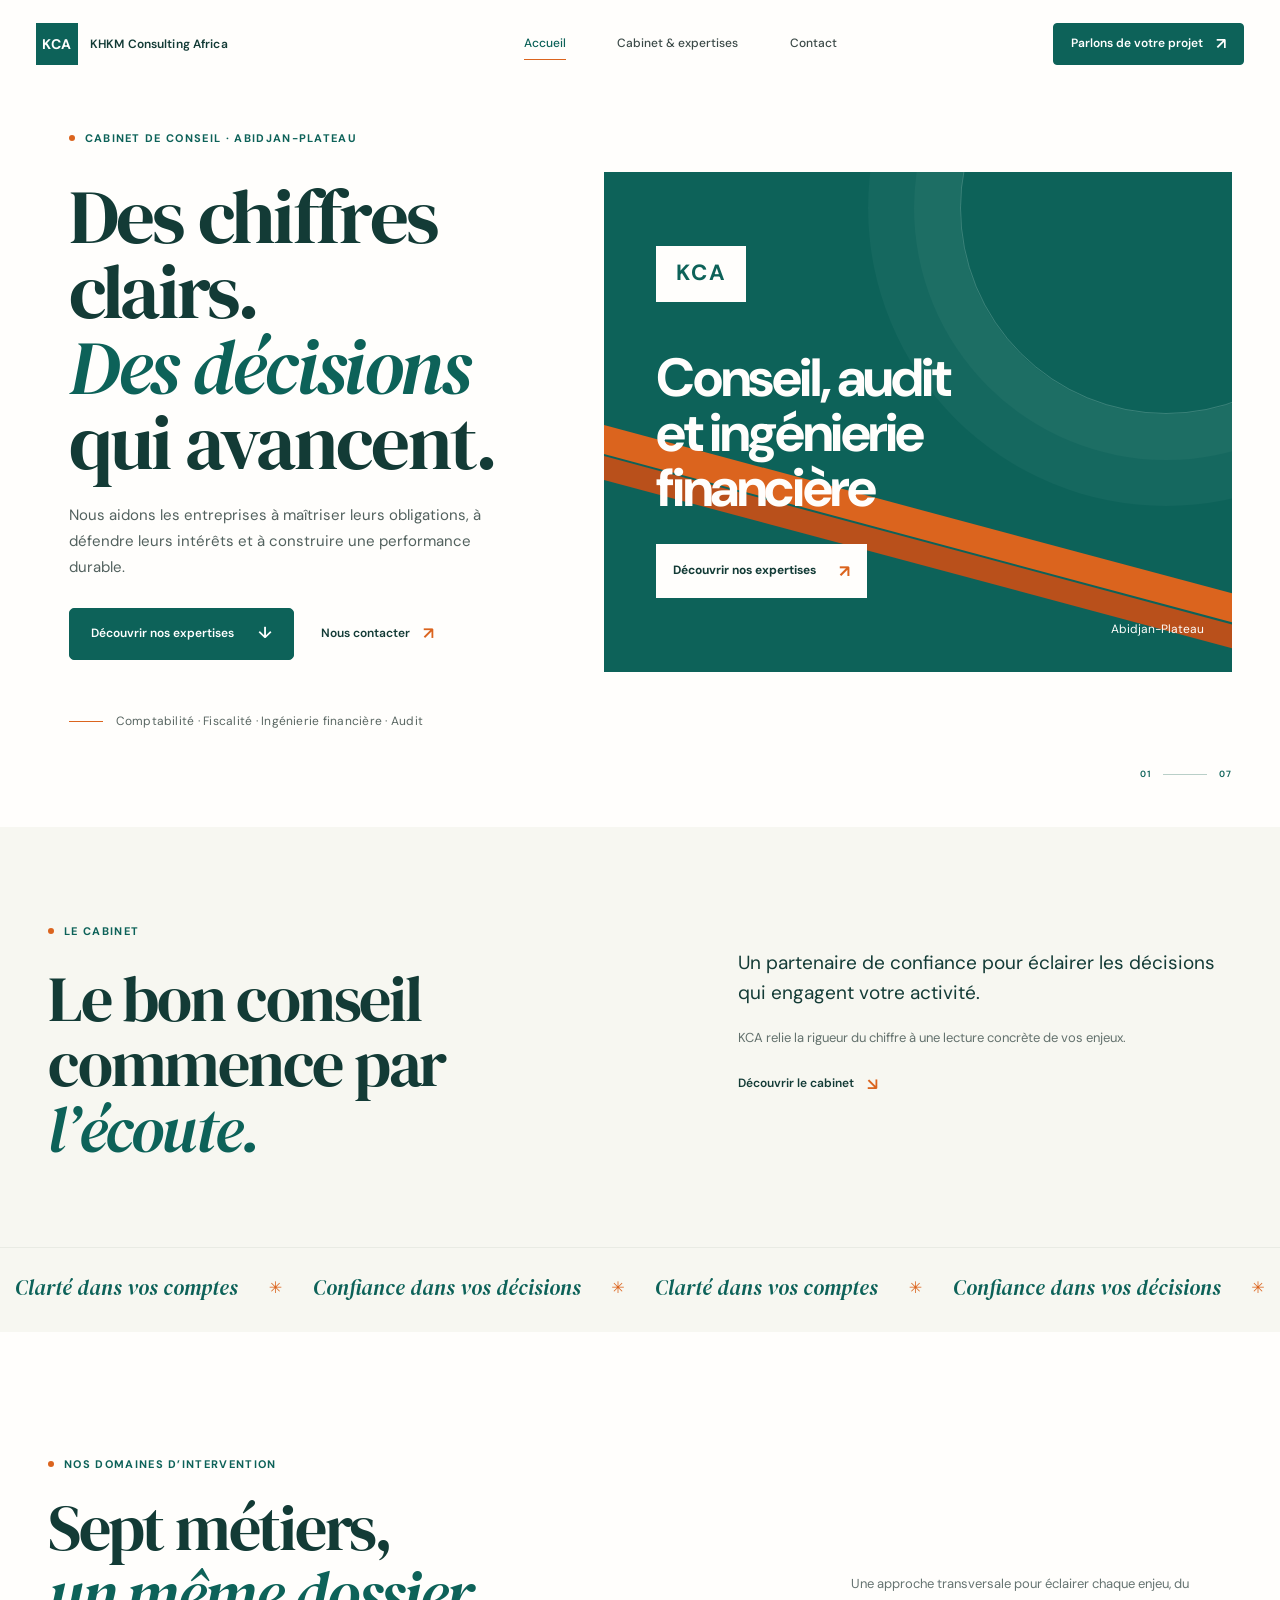
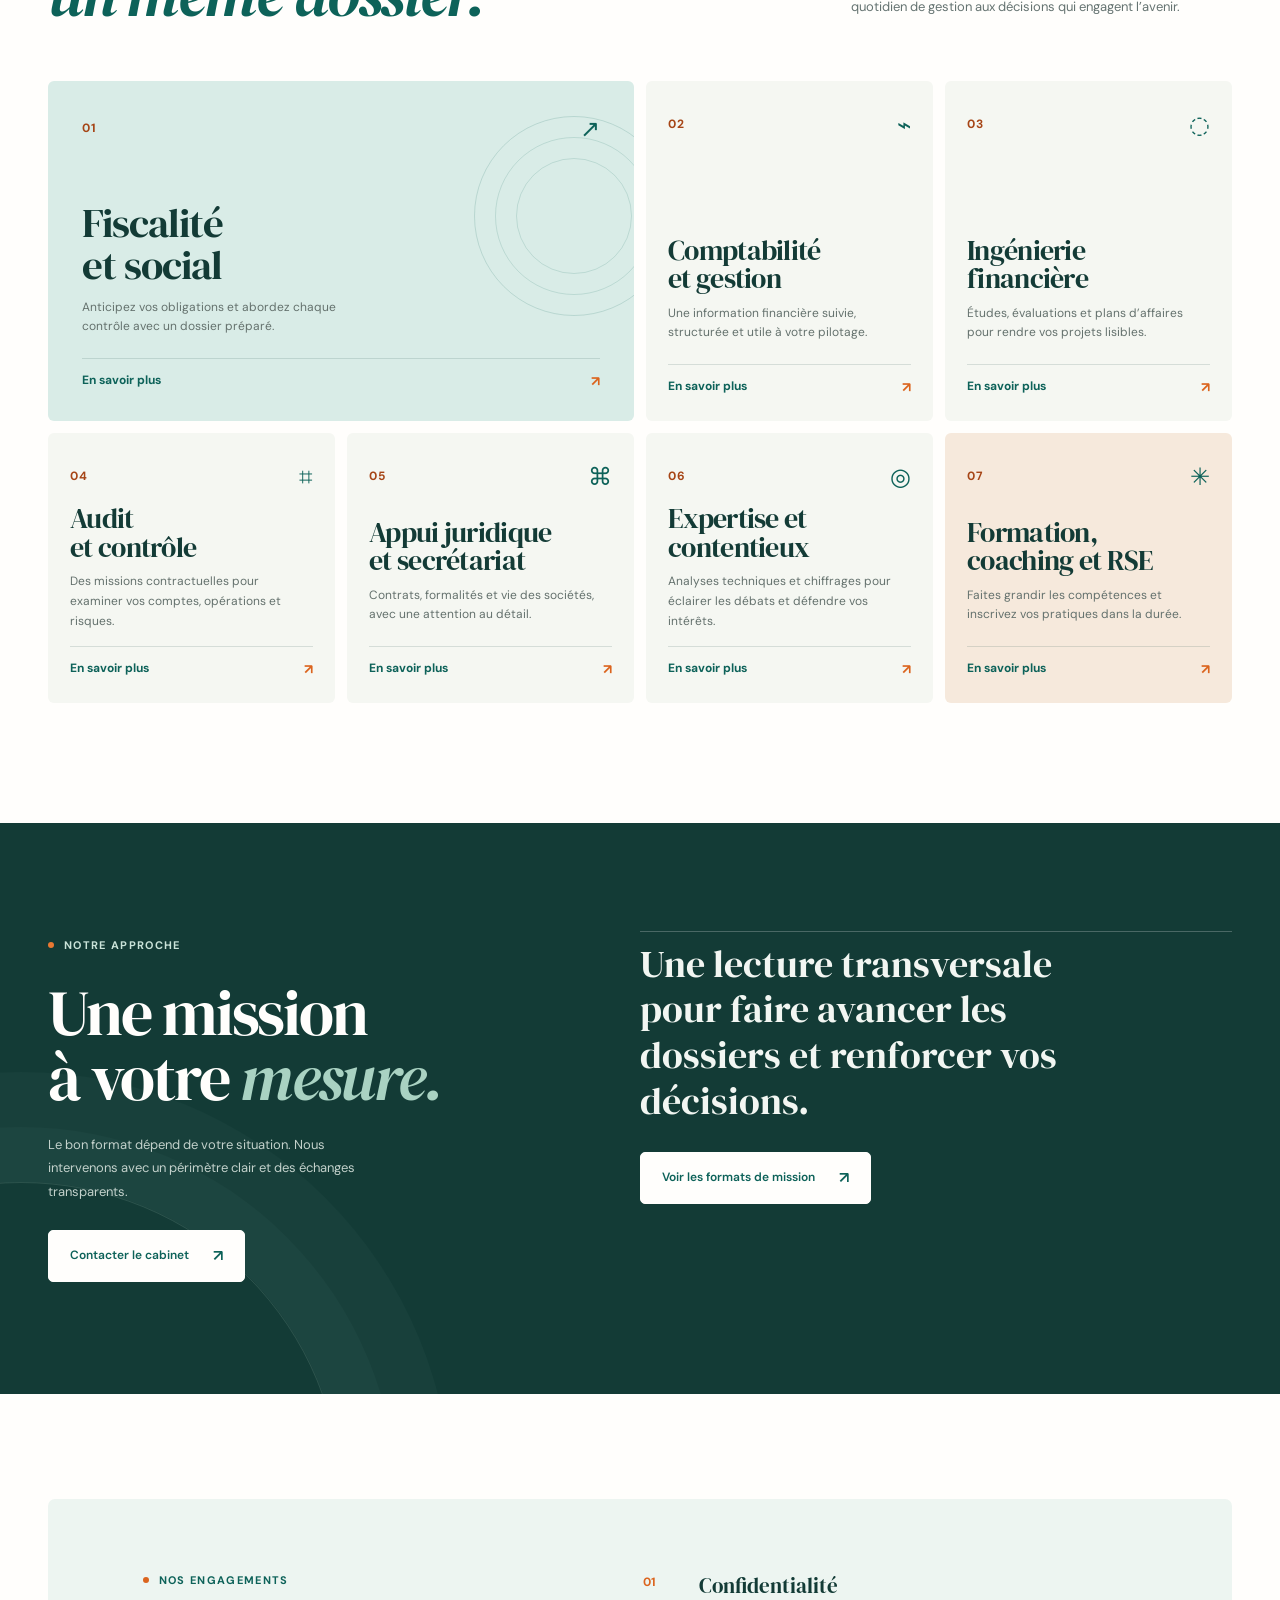
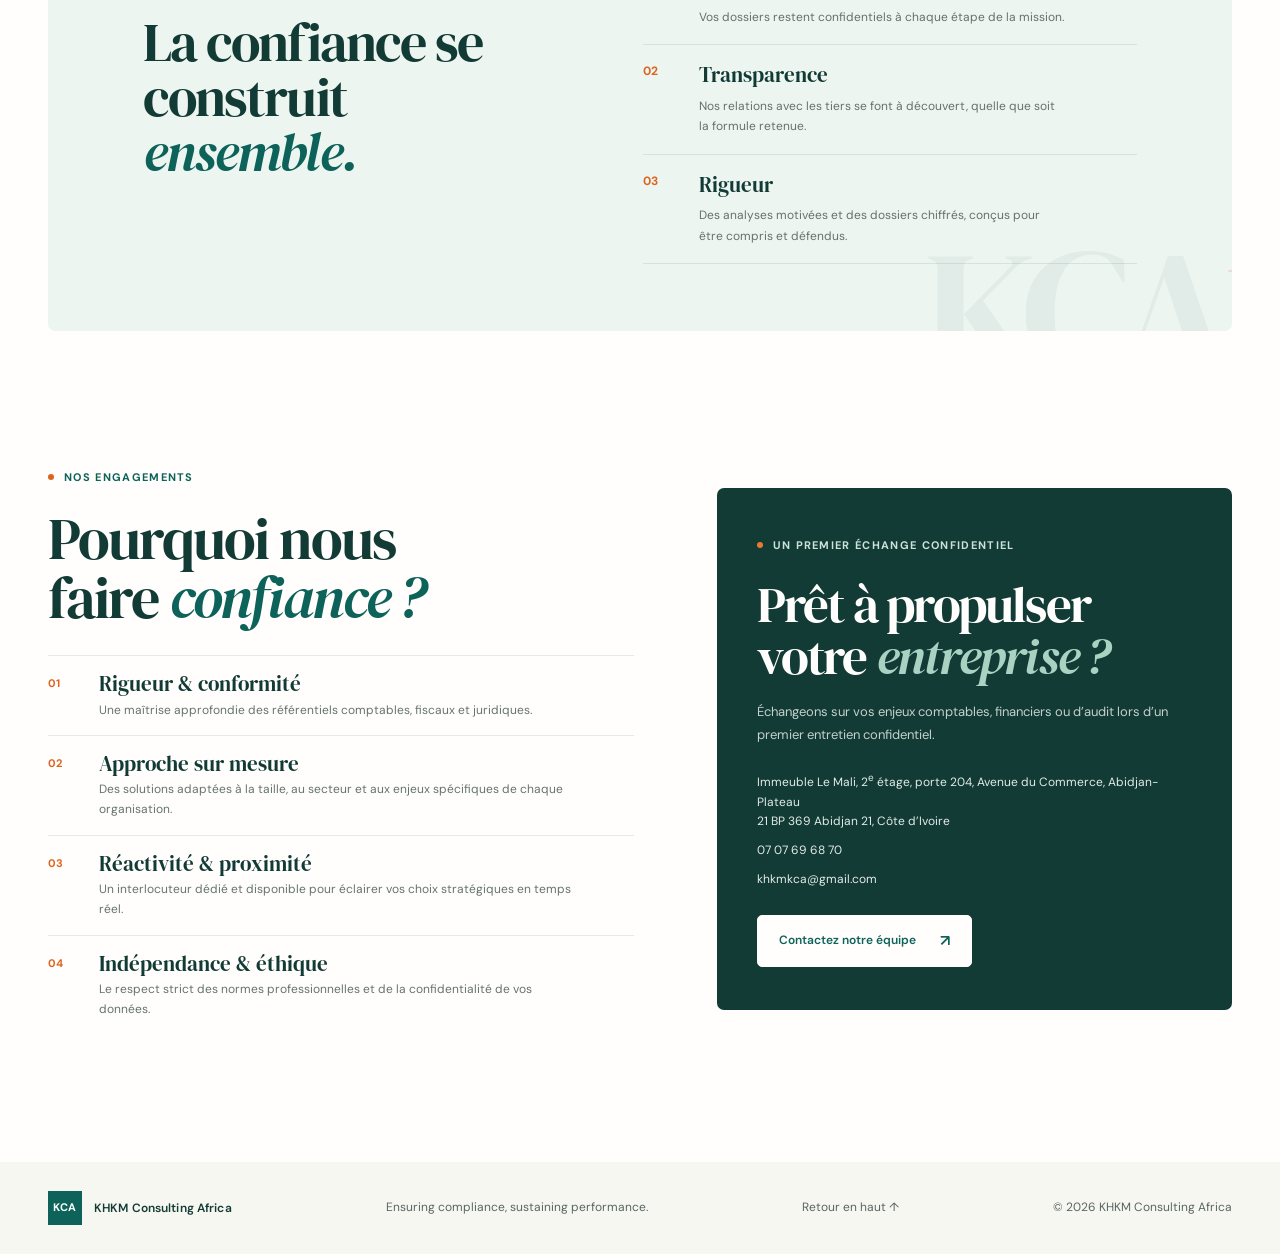
<file: index.html>
<!doctype html>
<html lang="fr">
  <head>
    <meta charset="UTF-8" />
    <meta name="viewport" content="width=device-width, initial-scale=1.0" />
    <meta name="theme-color" content="#fffefc" />
    <meta name="description" content="KHKM Consulting Africa accompagne les entreprises en comptabilité, fiscalité, audit et ingénierie financière à Abidjan." />
    <title>KHKM Consulting Africa — Conseil, audit & ingénierie financière</title>
    <link rel="canonical" href="https://khkm-consulting.pages.dev/" />
    <meta property="og:type" content="website" />
    <meta property="og:locale" content="fr_CI" />
    <meta property="og:site_name" content="KHKM Consulting Africa" />
    <meta property="og:title" content="KHKM Consulting Africa — Conseil, audit & ingénierie financière" />
    <meta property="og:description" content="KHKM Consulting Africa accompagne les entreprises en comptabilité, fiscalité, audit et ingénierie financière à Abidjan." />
    <meta property="og:url" content="https://khkm-consulting.pages.dev/" />
    <meta property="og:image" content="https://khkm-consulting.pages.dev/og-image.png" />
    <meta property="og:image:alt" content="KHKM Consulting Africa, conseil, audit et ingénierie financière à Abidjan" />
    <meta property="og:image:width" content="1200" />
    <meta property="og:image:height" content="630" />
    <meta name="twitter:url" content="https://khkm-consulting.pages.dev/" />
    <meta name="twitter:card" content="summary_large_image" />
    <meta name="twitter:title" content="KHKM Consulting Africa — Conseil, audit & ingénierie financière" />
    <meta name="twitter:description" content="KHKM Consulting Africa accompagne les entreprises en comptabilité, fiscalité, audit et ingénierie financière à Abidjan." />
    <meta name="twitter:image" content="https://khkm-consulting.pages.dev/og-image.png" />
    <meta name="twitter:image:alt" content="KHKM Consulting Africa, conseil, audit et ingénierie financière à Abidjan" />
    <link rel="preconnect" href="https://fonts.googleapis.com" />
    <link rel="preconnect" href="https://fonts.gstatic.com" crossorigin />
    <link href="https://fonts.googleapis.com/css2?family=DM+Sans:wght@400;500;600;700&family=DM+Serif+Display:ital@0;1&display=swap" rel="stylesheet" />
    <link rel="icon" href="favicon.svg" type="image/svg+xml" />
    <link rel="stylesheet" href="styles.css" />
    <script src="script.js" defer></script>
  </head>
  <body>
    <a class="skip-link" href="#contenu">Aller au contenu</a>
    <div class="scroll-progress" aria-hidden="true"><span></span></div>
    <header class="site-header" id="top">
      <a class="brand" href="#top" aria-label="KCA, accueil">
        <span class="brand-mark">KCA</span>
        <span class="brand-name">KHKM Consulting Africa</span>
      </a>
      <button class="menu-toggle" aria-label="Ouvrir le menu" aria-expanded="false" aria-controls="main-nav">
        <span></span><span></span>
      </button>
      <nav class="main-nav" id="main-nav" aria-label="Navigation principale">
        <a href="index.html" aria-current="page">Accueil</a>
        <a href="expertises.html">Cabinet & expertises</a>
        <a href="contact.html">Contact</a>
      </nav>
      <a class="button button-small header-cta" href="contact.html">Parlons de votre projet <span aria-hidden="true">↗</span></a>
    </header>

    <main id="contenu">
      <section class="hero section-wrap" aria-labelledby="hero-title">
        <div class="hero-copy reveal">
          <span class="eyebrow"><i></i> Cabinet de conseil · Abidjan-Plateau</span>
          <h1 id="hero-title">Des chiffres clairs.<br /><em>Des décisions</em><br />qui avancent.</h1>
          <p class="hero-intro">Nous aidons les entreprises à maîtriser leurs obligations, à défendre leurs intérêts et à construire une performance durable.</p>
          <div class="hero-actions">
            <a class="button" href="#expertises">Découvrir nos expertises <span aria-hidden="true">↓</span></a>
            <a class="text-link" href="contact.html">Nous contacter <span aria-hidden="true">↗</span></a>
          </div>
          <div class="hero-note"><span class="note-line"></span><span>Comptabilité · Fiscalité · Ingénierie financière · Audit</span></div>
        </div>
        <div class="cover-visual reveal reveal-delay" role="group" aria-label="KCA, Conseil, audit et ingénierie financière">
          <span class="cover-logo">KCA</span>
          <h2 class="cover-title">Conseil, audit<br />et ingénierie<br />financière</h2>
          <a class="cover-cta" href="expertises.html">Découvrir nos expertises <span aria-hidden="true">↗</span></a>
          <span class="cover-place">Abidjan-Plateau</span>
          <span class="cover-ribbon cover-ribbon-one" aria-hidden="true"></span>
          <span class="cover-ribbon cover-ribbon-two" aria-hidden="true"></span>
        </div>
        <div class="hero-index" aria-hidden="true">01 <span></span> 07</div>
      </section>

      <section class="intro-section" id="cabinet">
        <div class="section-wrap intro-grid">
          <div class="section-heading reveal">
            <span class="eyebrow"><i></i> Le cabinet</span>
            <h2>Le bon conseil<br />commence par <em>l’écoute.</em></h2>
          </div>
          <div class="intro-body reveal reveal-delay">
            <p class="intro-lead">Un partenaire de confiance pour éclairer les décisions qui engagent votre activité.</p>
            <p>KCA relie la rigueur du chiffre à une lecture concrète de vos enjeux.</p>
            <a class="text-link" href="expertises.html">Découvrir le cabinet <span aria-hidden="true">↘</span></a>
          </div>
        </div>
        <div class="marquee" aria-hidden="true"><div class="marquee-track"><span>Clarté dans vos comptes</span><b>✳</b><span>Confiance dans vos décisions</span><b>✳</b><span>Clarté dans vos comptes</span><b>✳</b><span>Confiance dans vos décisions</span><b>✳</b></div></div>
      </section>

      <section class="expertise-section section-wrap" id="expertises">
        <div class="expertise-top reveal">
          <div><span class="eyebrow"><i></i> Nos domaines d’intervention</span><h2>Sept métiers,<br /><em>un même dossier.</em></h2></div>
          <p>Une approche transversale pour éclairer chaque enjeu, du quotidien de gestion aux décisions qui engagent l’avenir.</p>
        </div>
        <div class="expertise-grid">
          <article class="expertise-card card-feature reveal" data-number="01"><div class="card-top"><span class="card-number">01</span><span class="card-symbol">↗</span></div><h3>Fiscalité<br />et social</h3><p>Anticipez vos obligations et abordez chaque contrôle avec un dossier préparé.</p><a href="expertises.html#domaine-01" aria-label="En savoir plus sur la fiscalité et le social">En savoir plus <span>↗</span></a><div class="card-orb"></div></article>
          <article class="expertise-card reveal" data-number="02"><div class="card-top"><span class="card-number">02</span><span class="card-symbol">⌁</span></div><h3>Comptabilité<br />et gestion</h3><p>Une information financière suivie, structurée et utile à votre pilotage.</p><a href="expertises.html#domaine-02" aria-label="En savoir plus sur la comptabilité et la gestion">En savoir plus <span>↗</span></a></article>
          <article class="expertise-card reveal" data-number="03"><div class="card-top"><span class="card-number">03</span><span class="card-symbol">◌</span></div><h3>Ingénierie<br />financière</h3><p>Études, évaluations et plans d’affaires pour rendre vos projets lisibles.</p><a href="expertises.html#domaine-03" aria-label="En savoir plus sur l’ingénierie financière">En savoir plus <span>↗</span></a></article>
          <article class="expertise-card reveal" data-number="04"><div class="card-top"><span class="card-number">04</span><span class="card-symbol">⌗</span></div><h3>Audit<br />et contrôle</h3><p>Des missions contractuelles pour examiner vos comptes, opérations et risques.</p><a href="expertises.html#domaine-04" aria-label="En savoir plus sur l’audit et le contrôle">En savoir plus <span>↗</span></a></article>
          <article class="expertise-card reveal" data-number="05"><div class="card-top"><span class="card-number">05</span><span class="card-symbol">⌘</span></div><h3>Appui juridique<br />et secrétariat</h3><p>Contrats, formalités et vie des sociétés, avec une attention au détail.</p><a href="expertises.html#domaine-05" aria-label="En savoir plus sur l’appui juridique et le secrétariat">En savoir plus <span>↗</span></a></article>
          <article class="expertise-card reveal" data-number="06"><div class="card-top"><span class="card-number">06</span><span class="card-symbol">◎</span></div><h3>Expertise et<br />contentieux</h3><p>Analyses techniques et chiffrages pour éclairer les débats et défendre vos intérêts.</p><a href="expertises.html#domaine-06" aria-label="En savoir plus sur l’expertise et le contentieux">En savoir plus <span>↗</span></a></article>
          <article class="expertise-card card-soft reveal" data-number="07"><div class="card-top"><span class="card-number">07</span><span class="card-symbol">✳</span></div><h3>Formation,<br />coaching et RSE</h3><p>Faites grandir les compétences et inscrivez vos pratiques dans la durée.</p><a href="expertises.html#domaine-07" aria-label="En savoir plus sur la formation, le coaching et la RSE">En savoir plus <span>↗</span></a></article>
        </div>
      </section>

      <section class="approach-section" id="approche">
        <div class="section-wrap approach-grid">
          <div class="approach-heading reveal"><span class="eyebrow eyebrow-light"><i></i> Notre approche</span><h2>Une mission<br />à votre <em>mesure.</em></h2><p>Le bon format dépend de votre situation. Nous intervenons avec un périmètre clair et des échanges transparents.</p><a class="button button-light" href="contact.html">Contacter le cabinet <span aria-hidden="true">↗</span></a></div>
          <div class="approach-list reveal"><p class="approach-summary">Une lecture transversale pour faire avancer les dossiers et renforcer vos décisions.</p><a class="button button-light" href="expertises.html#formats-de-mission">Voir les formats de mission <span aria-hidden="true">↗</span></a></div>
        </div>
      </section>

      <section class="principles-section section-wrap">
        <div class="principles-card reveal">
          <div class="principles-title"><span class="eyebrow"><i></i> Nos engagements</span><h2>La confiance se<br />construit <em>ensemble.</em></h2></div>
          <div class="principles-copy"><div class="principle"><span>01</span><div><h3>Confidentialité</h3><p>Vos dossiers restent confidentiels à chaque étape de la mission.</p></div></div><div class="principle"><span>02</span><div><h3>Transparence</h3><p>Nos relations avec les tiers se font à découvert, quelle que soit la formule retenue.</p></div></div><div class="principle"><span>03</span><div><h3>Rigueur</h3><p>Des analyses motivées et des dossiers chiffrés, conçus pour être compris et défendus.</p></div></div></div>
          <div class="principles-mark" aria-hidden="true">KCA<span>✳</span></div>
        </div>
      </section>
      <section class="trust-contact-section section-wrap" aria-labelledby="trust-title">
        <div class="trust-panel reveal">
          <span class="eyebrow"><i></i> Nos engagements</span>
          <h2 id="trust-title">Pourquoi nous<br />faire <em>confiance&nbsp;?</em></h2>
          <ul class="trust-list">
            <li><span>01</span><div><h3>Rigueur &amp; conformité</h3><p>Une maîtrise approfondie des référentiels comptables, fiscaux et juridiques.</p></div></li>
            <li><span>02</span><div><h3>Approche sur mesure</h3><p>Des solutions adaptées à la taille, au secteur et aux enjeux spécifiques de chaque organisation.</p></div></li>
            <li><span>03</span><div><h3>Réactivité &amp; proximité</h3><p>Un interlocuteur dédié et disponible pour éclairer vos choix stratégiques en temps réel.</p></div></li>
            <li><span>04</span><div><h3>Indépendance &amp; éthique</h3><p>Le respect strict des normes professionnelles et de la confidentialité de vos données.</p></div></li>
          </ul>
        </div>
        <aside class="home-contact-card reveal reveal-delay" aria-labelledby="home-contact-title">
          <span class="eyebrow eyebrow-light"><i></i> Un premier échange confidentiel</span>
          <h2 id="home-contact-title">Prêt à propulser<br />votre <em>entreprise&nbsp;?</em></h2>
          <p>Échangeons sur vos enjeux comptables, financiers ou d’audit lors d’un premier entretien confidentiel.</p>
          <address>
            <a href="https://maps.google.com/?q=Immeuble+Le+Mali+Avenue+du+Commerce+Abidjan+Plateau">Immeuble Le Mali, 2<sup>e</sup> étage, porte 204, Avenue du Commerce, Abidjan-Plateau<br />21 BP 369 Abidjan 21, Côte d’Ivoire</a>
            <a href="tel:+2250707696870">07 07 69 68 70</a>
            <a href="mailto:khkmkca@gmail.com">khkmkca@gmail.com</a>
          </address>
          <a class="button button-light" href="contact.html">Contactez notre équipe <span aria-hidden="true">↗</span></a>
        </aside>
      </section>
    </main>

    <footer class="site-footer"><div class="section-wrap footer-inner"><a class="brand" href="index.html#top"><span class="brand-mark">KCA</span><span class="brand-name">KHKM Consulting Africa</span></a><span>Ensuring compliance, sustaining performance.</span><a href="index.html#top">Retour en haut ↑</a><small>© <span id="year"></span> KHKM Consulting Africa</small></div></footer>
  </body>
</html>
</file>
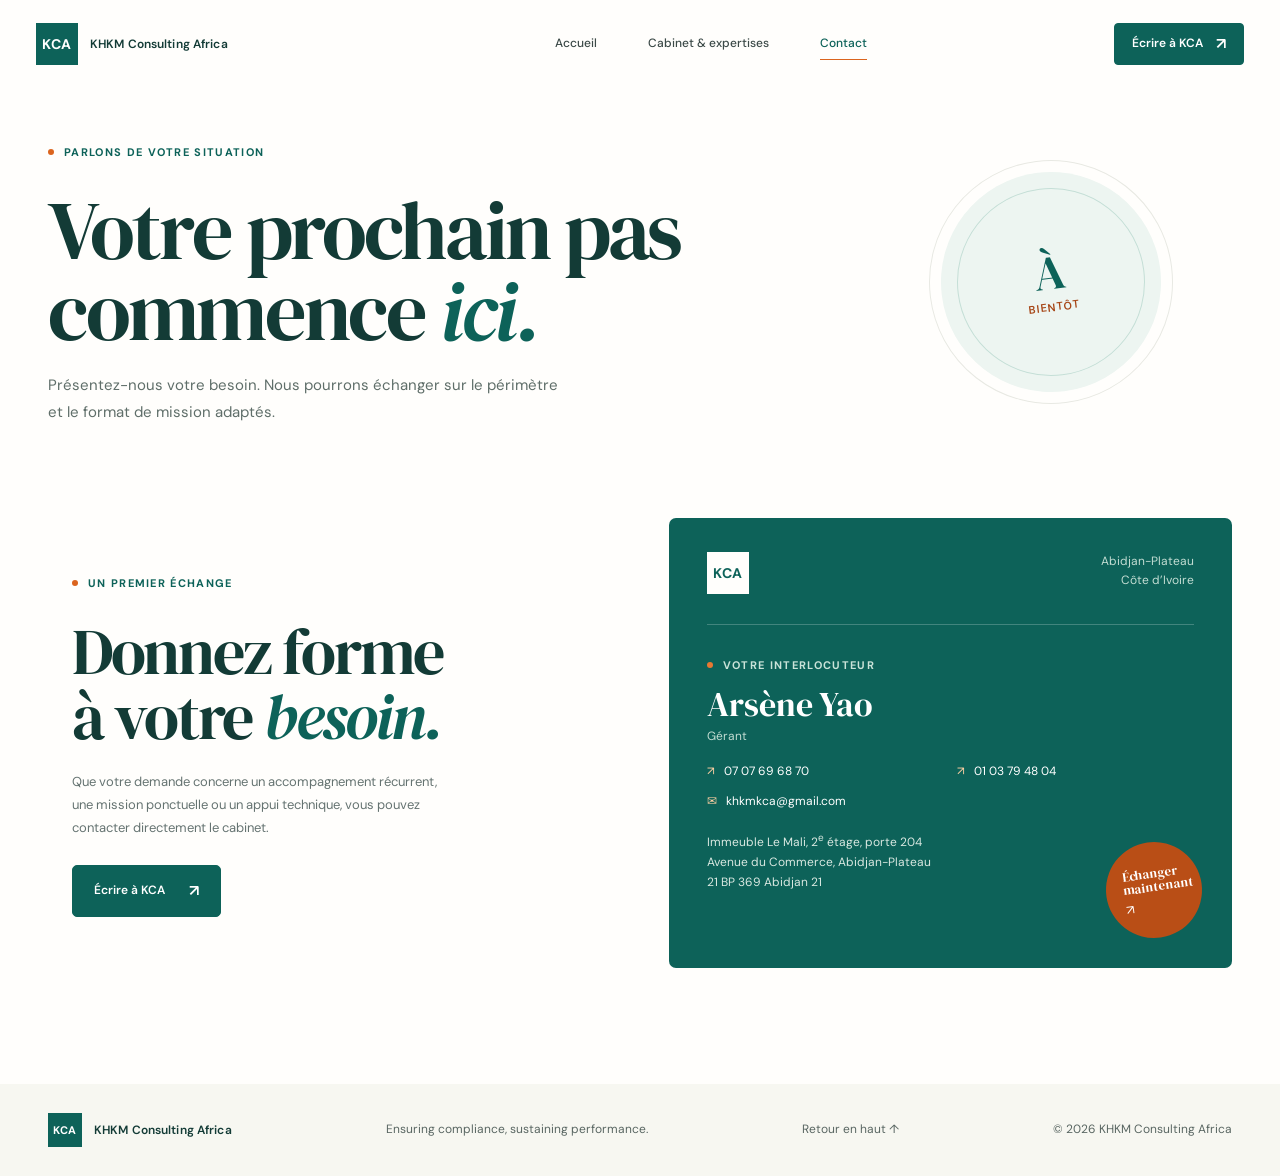
<file: contact.html>
<!doctype html>
<html lang="fr">
  <head>
    <meta charset="UTF-8" />
    <meta name="viewport" content="width=device-width, initial-scale=1.0" />
    <meta name="theme-color" content="#fffefc" />
    <meta name="description" content="Contactez KHKM Consulting Africa à Abidjan-Plateau pour échanger sur votre besoin comptable, fiscal, financier ou juridique." />
    <title>Contact — KHKM Consulting Africa</title>
    <link rel="canonical" href="https://khkm-consulting.pages.dev/contact" />
    <meta property="og:type" content="website" />
    <meta property="og:locale" content="fr_CI" />
    <meta property="og:site_name" content="KHKM Consulting Africa" />
    <meta property="og:title" content="Contact — KHKM Consulting Africa" />
    <meta property="og:description" content="Contactez KHKM Consulting Africa à Abidjan-Plateau pour échanger sur votre besoin." />
    <meta property="og:url" content="https://khkm-consulting.pages.dev/contact" />
    <meta property="og:image" content="https://khkm-consulting.pages.dev/og-image.png" />
    <meta property="og:image:alt" content="KHKM Consulting Africa, conseil, audit et ingénierie financière à Abidjan" />
    <meta property="og:image:width" content="1200" />
    <meta property="og:image:height" content="630" />
    <meta name="twitter:url" content="https://khkm-consulting.pages.dev/contact" />
    <meta name="twitter:card" content="summary_large_image" />
    <meta name="twitter:title" content="Contact — KHKM Consulting Africa" />
    <meta name="twitter:description" content="Contactez KHKM Consulting Africa à Abidjan-Plateau pour échanger sur votre besoin." />
    <meta name="twitter:image" content="https://khkm-consulting.pages.dev/og-image.png" />
    <meta name="twitter:image:alt" content="KHKM Consulting Africa, conseil, audit et ingénierie financière à Abidjan" />
    <link rel="preconnect" href="https://fonts.googleapis.com" />
    <link rel="preconnect" href="https://fonts.gstatic.com" crossorigin />
    <link href="https://fonts.googleapis.com/css2?family=DM+Sans:wght@400;500;600;700&family=DM+Serif+Display:ital@0;1&display=swap" rel="stylesheet" />
    <link rel="icon" href="favicon.svg" type="image/svg+xml" />
    <link rel="stylesheet" href="styles.css" />
    <script src="script.js" defer></script>
  </head>
  <body>
    <a class="skip-link" href="#contenu">Aller au contenu</a>
    <div class="scroll-progress" aria-hidden="true"><span></span></div>
    <header class="site-header" id="top">
      <a class="brand" href="index.html" aria-label="KCA, accueil"><span class="brand-mark">KCA</span><span class="brand-name">KHKM Consulting Africa</span></a>
      <button class="menu-toggle" aria-label="Ouvrir le menu" aria-expanded="false" aria-controls="main-nav"><span></span><span></span></button>
      <nav class="main-nav" id="main-nav" aria-label="Navigation principale"><a href="index.html">Accueil</a><a href="expertises.html">Cabinet & expertises</a><a href="contact.html" aria-current="page">Contact</a></nav>
      <a class="button button-small header-cta" href="mailto:khkmkca@gmail.com">Écrire à KCA <span aria-hidden="true">↗</span></a>
    </header>
    <main id="contenu" class="subpage-main">
      <section class="subpage-hero section-wrap reveal"><div><span class="eyebrow"><i></i> Parlons de votre situation</span><h1>Votre prochain pas<br />commence <em>ici.</em></h1><p>Présentez-nous votre besoin. Nous pourrons échanger sur le périmètre et le format de mission adaptés.</p></div><span class="subpage-mark" aria-hidden="true">À<br /><b>bientôt</b></span></section>
      <section class="contact-section section-wrap contact-page-section">
        <div class="contact-copy reveal"><span class="eyebrow"><i></i> Un premier échange</span><h2>Donnez forme<br />à votre <em>besoin.</em></h2><p>Que votre demande concerne un accompagnement récurrent, une mission ponctuelle ou un appui technique, vous pouvez contacter directement le cabinet.</p><a class="button" href="mailto:khkmkca@gmail.com">Écrire à KCA <span aria-hidden="true">↗</span></a></div>
        <div class="contact-card reveal reveal-delay"><div class="contact-card-head"><span class="brand-mark">KCA</span><span class="contact-location">Abidjan-Plateau<br />Côte d’Ivoire</span></div><div class="contact-person"><span class="eyebrow eyebrow-light"><i></i> Votre interlocuteur</span><h3>Arsène Yao</h3><p>Gérant</p></div><div class="contact-links"><a href="tel:+2250707696870"><span class="contact-icon" aria-hidden="true">↗</span><span>07 07 69 68 70</span></a><a href="tel:+2250103794804"><span class="contact-icon" aria-hidden="true">↗</span><span>01 03 79 48 04</span></a><a href="mailto:khkmkca@gmail.com"><span class="contact-icon" aria-hidden="true">✉</span><span>khkmkca@gmail.com</span></a></div><address>Immeuble Le Mali, 2<sup>e</sup> étage, porte 204<br />Avenue du Commerce, Abidjan-Plateau<br />21 BP 369 Abidjan 21</address><span class="contact-circle" aria-hidden="true">Échanger<br />maintenant <b>↗</b></span></div>
      </section>
    </main>
    <footer class="site-footer"><div class="section-wrap footer-inner"><a class="brand" href="index.html"><span class="brand-mark">KCA</span><span class="brand-name">KHKM Consulting Africa</span></a><span>Ensuring compliance, sustaining performance.</span><a href="#top">Retour en haut ↑</a><small>© <span id="year"></span> KHKM Consulting Africa</small></div></footer>
    <script type="application/ld+json">
      {"@context":"https://schema.org","@type":"AccountingService","name":"KHKM Consulting Africa","alternateName":"KCA","url":"https://khkm-consulting.pages.dev/","email":"khkmkca@gmail.com","telephone":["+225 07 07 69 68 70","+225 01 03 79 48 04"],"address":{"@type":"PostalAddress","streetAddress":"Immeuble Le Mali, 2e étage, porte 204, Avenue du Commerce","addressLocality":"Abidjan-Plateau","postalCode":"21 BP 369 Abidjan 21","addressCountry":"CI"},"founder":{"@type":"Person","name":"Arsène Yao"}}
    </script>
  </body>
</html>
</file>
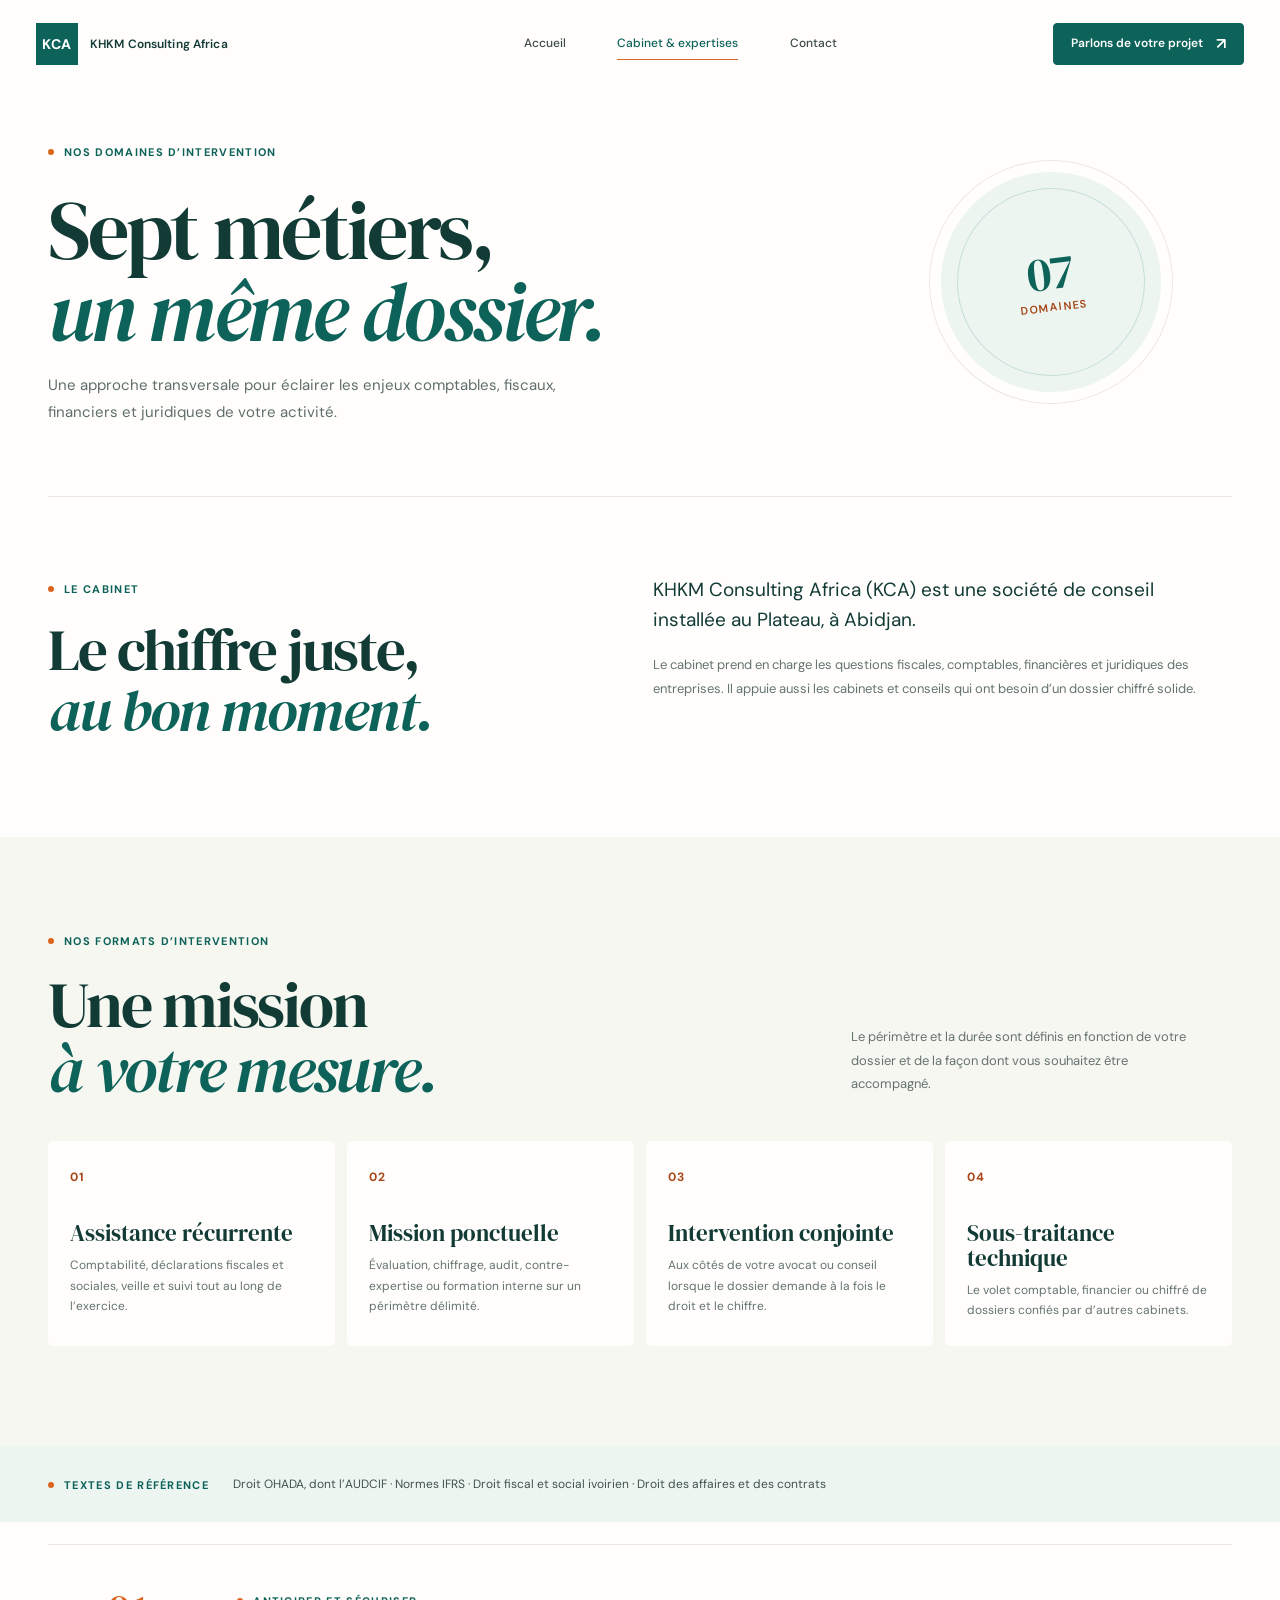
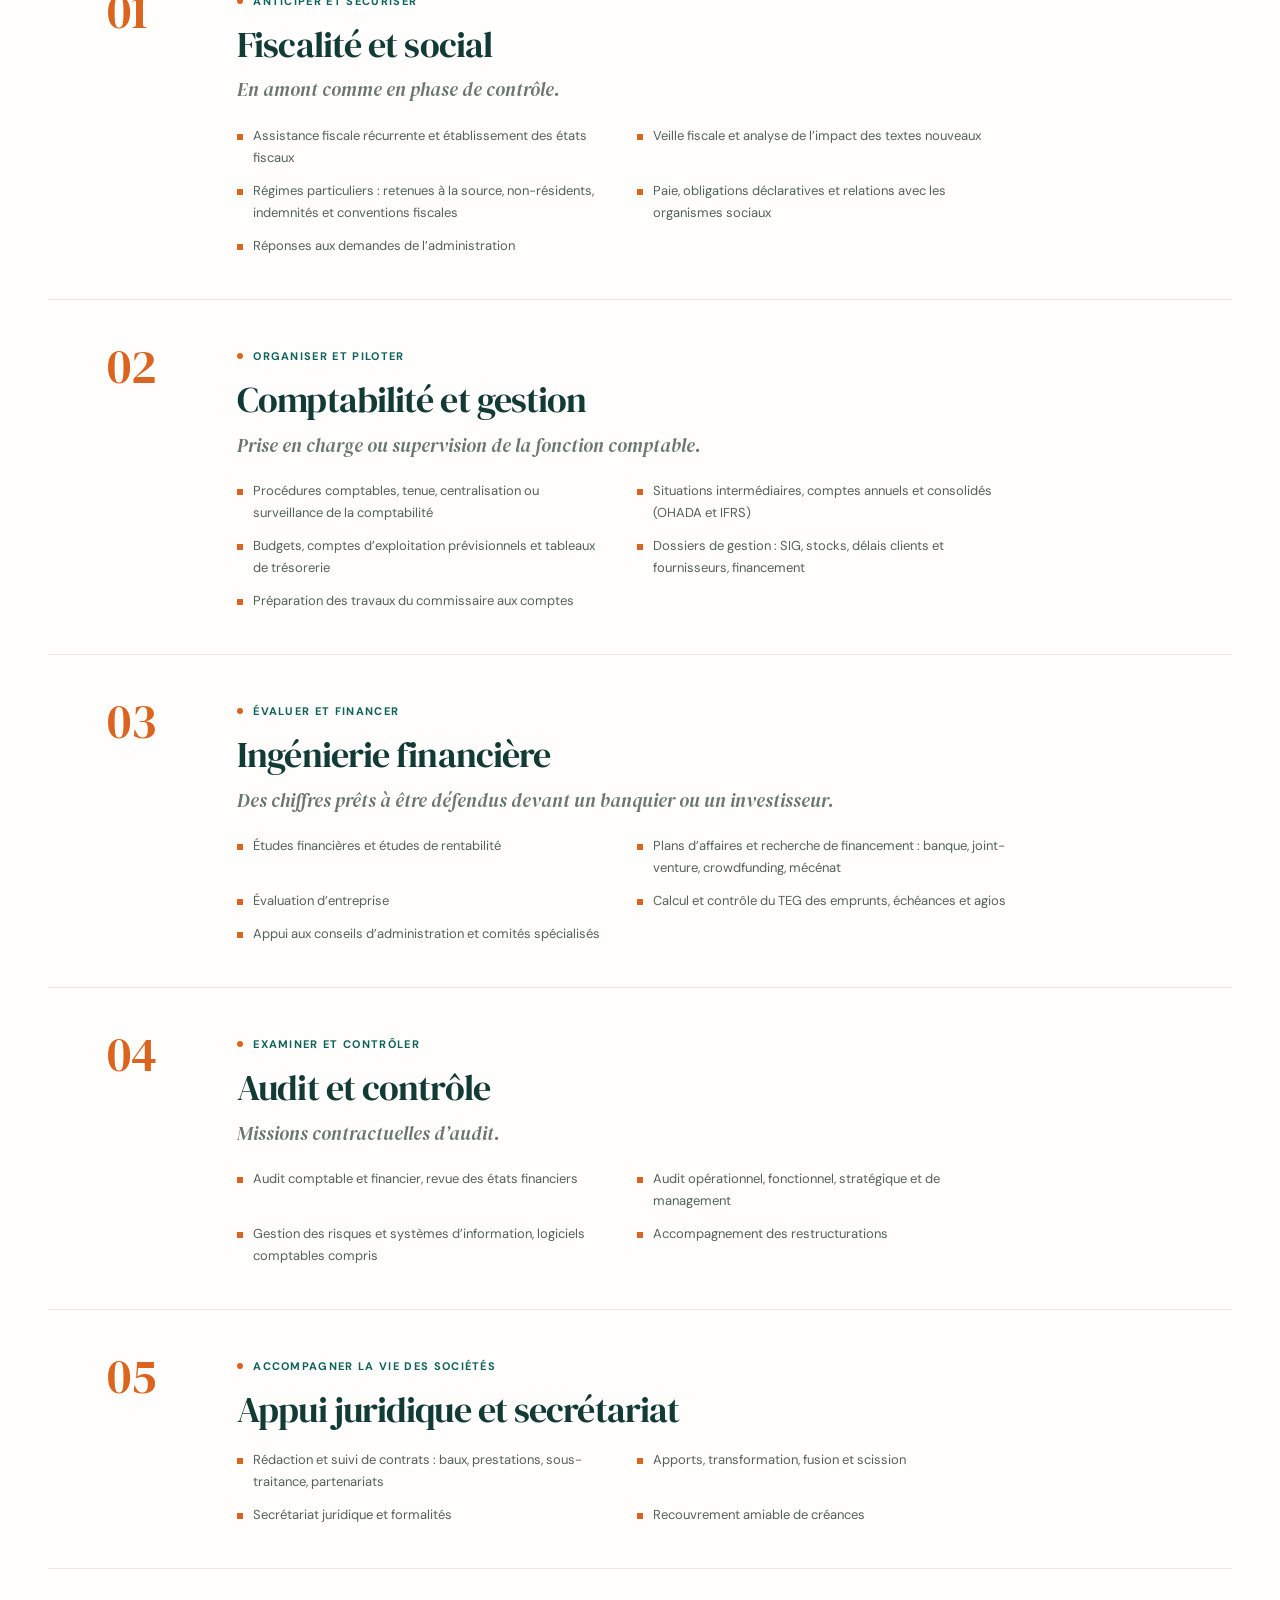
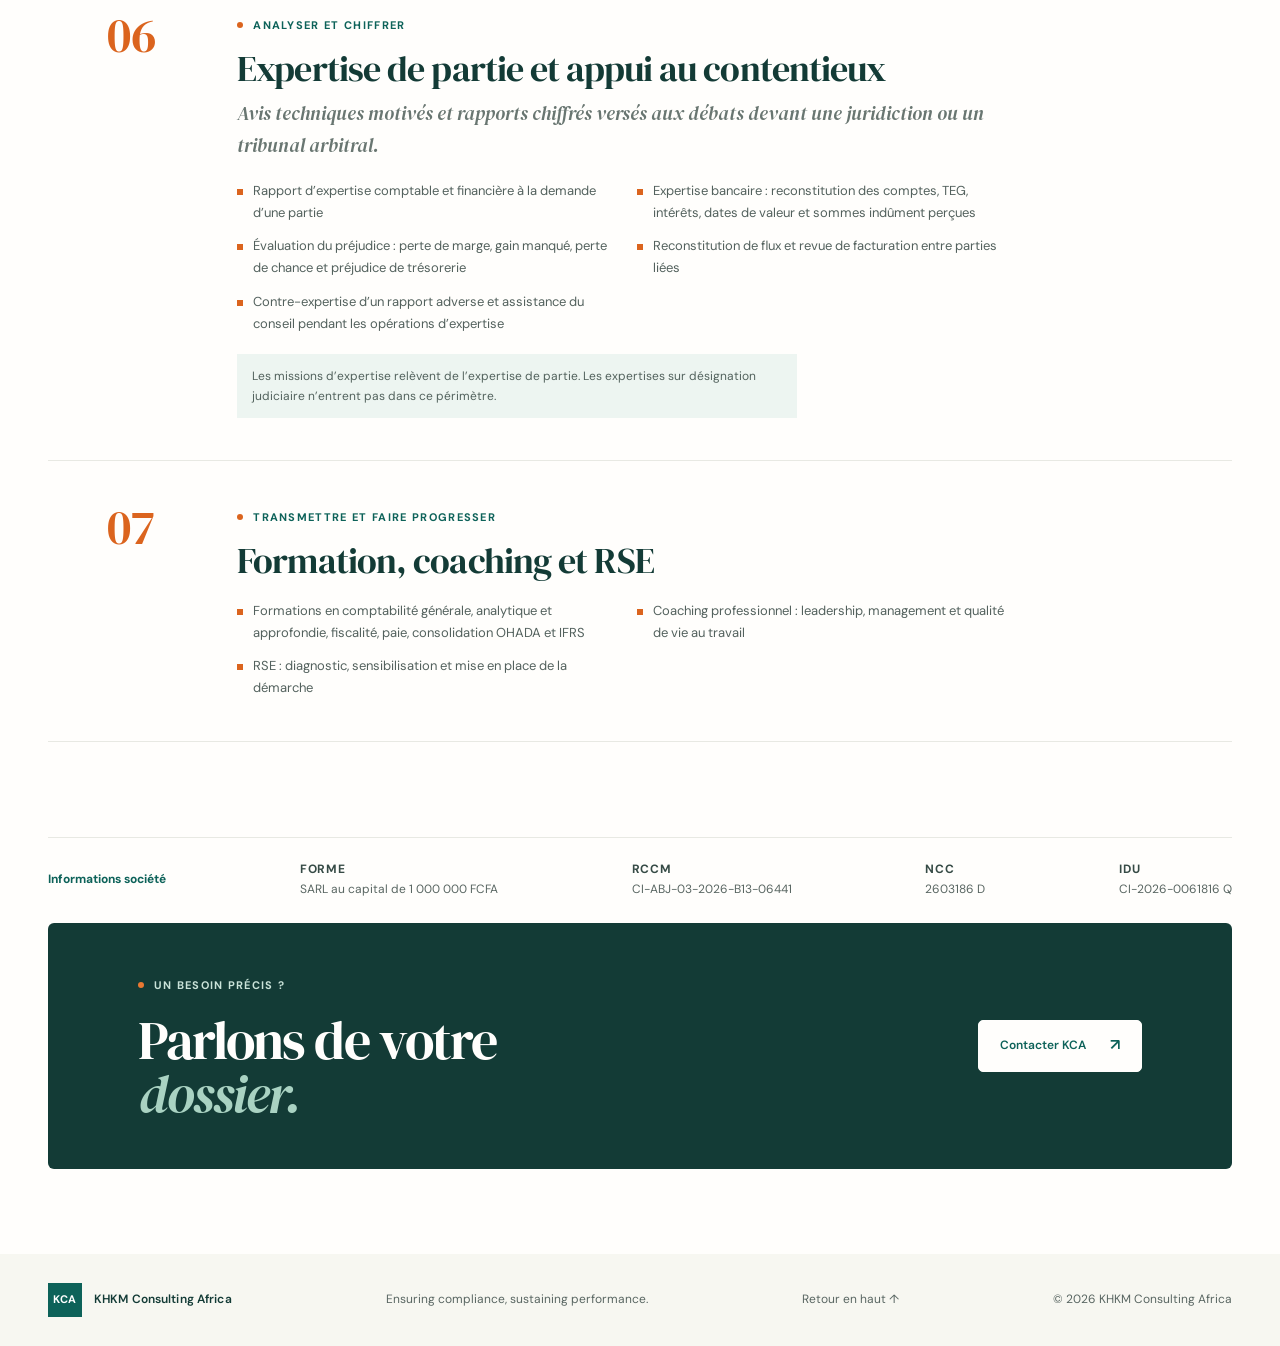
<file: expertises.html>
<!doctype html>
<html lang="fr">
  <head>
    <meta charset="UTF-8" />
    <meta name="viewport" content="width=device-width, initial-scale=1.0" />
    <meta name="theme-color" content="#fffefc" />
    <meta name="description" content="Fiscalité, comptabilité, ingénierie financière, audit, appui juridique, expertise et formation : les domaines de KCA." />
    <title>Cabinet & expertises — KHKM Consulting Africa</title>
    <link rel="canonical" href="https://khkm-consulting.pages.dev/expertises" />
    <meta property="og:type" content="website" />
    <meta property="og:locale" content="fr_CI" />
    <meta property="og:site_name" content="KHKM Consulting Africa" />
    <meta property="og:title" content="Cabinet & expertises — KHKM Consulting Africa" />
    <meta property="og:description" content="Découvrez les domaines d’intervention de KHKM Consulting Africa à Abidjan." />
    <meta property="og:url" content="https://khkm-consulting.pages.dev/expertises" />
    <meta property="og:image" content="https://khkm-consulting.pages.dev/og-image.png" />
    <meta property="og:image:alt" content="KHKM Consulting Africa, conseil, audit et ingénierie financière à Abidjan" />
    <meta property="og:image:width" content="1200" />
    <meta property="og:image:height" content="630" />
    <meta name="twitter:url" content="https://khkm-consulting.pages.dev/expertises" />
    <meta name="twitter:card" content="summary_large_image" />
    <meta name="twitter:title" content="Cabinet & expertises — KHKM Consulting Africa" />
    <meta name="twitter:description" content="Découvrez les domaines d’intervention de KHKM Consulting Africa à Abidjan." />
    <meta name="twitter:image" content="https://khkm-consulting.pages.dev/og-image.png" />
    <meta name="twitter:image:alt" content="KHKM Consulting Africa, conseil, audit et ingénierie financière à Abidjan" />
    <link rel="preconnect" href="https://fonts.googleapis.com" />
    <link rel="preconnect" href="https://fonts.gstatic.com" crossorigin />
    <link href="https://fonts.googleapis.com/css2?family=DM+Sans:wght@400;500;600;700&family=DM+Serif+Display:ital@0;1&display=swap" rel="stylesheet" />
    <link rel="icon" href="favicon.svg" type="image/svg+xml" />
    <link rel="stylesheet" href="styles.css" />
    <script src="script.js" defer></script>
  </head>
  <body>
    <a class="skip-link" href="#contenu">Aller au contenu</a>
    <div class="scroll-progress" aria-hidden="true"><span></span></div>
    <header class="site-header" id="top">
      <a class="brand" href="index.html" aria-label="KCA, accueil"><span class="brand-mark">KCA</span><span class="brand-name">KHKM Consulting Africa</span></a>
      <button class="menu-toggle" aria-label="Ouvrir le menu" aria-expanded="false" aria-controls="main-nav"><span></span><span></span></button>
      <nav class="main-nav" id="main-nav" aria-label="Navigation principale"><a href="index.html">Accueil</a><a href="expertises.html" aria-current="page">Cabinet & expertises</a><a href="contact.html">Contact</a></nav>
      <a class="button button-small header-cta" href="contact.html">Parlons de votre projet <span aria-hidden="true">↗</span></a>
    </header>
    <main id="contenu" class="subpage-main">
      <section class="subpage-hero section-wrap reveal"><div><span class="eyebrow"><i></i> Nos domaines d’intervention</span><h1>Sept métiers,<br /><em>un même dossier.</em></h1><p>Une approche transversale pour éclairer les enjeux comptables, fiscaux, financiers et juridiques de votre activité.</p></div><span class="subpage-mark" aria-hidden="true">07<br /><b>domaines</b></span></section>
      <section class="section-wrap cabinet-story"><div class="story-copy reveal"><span class="eyebrow"><i></i> Le cabinet</span><h2>Le chiffre juste,<br /><em>au bon moment.</em></h2></div><div class="story-body reveal reveal-delay"><p class="intro-lead">KHKM Consulting Africa (KCA) est une société de conseil installée au Plateau, à Abidjan.</p><p>Le cabinet prend en charge les questions fiscales, comptables, financières et juridiques des entreprises. Il appuie aussi les cabinets et conseils qui ont besoin d’un dossier chiffré solide.</p></div></section>
      <section class="ways-section" id="formats-de-mission"><div class="section-wrap"><div class="expertise-top reveal"><div><span class="eyebrow"><i></i> Nos formats d’intervention</span><h2>Une mission<br /><em>à votre mesure.</em></h2></div><p>Le périmètre et la durée sont définis en fonction de votre dossier et de la façon dont vous souhaitez être accompagné.</p></div><div class="ways-grid"><article class="way-card reveal"><span>01</span><h3>Assistance récurrente</h3><p>Comptabilité, déclarations fiscales et sociales, veille et suivi tout au long de l’exercice.</p></article><article class="way-card reveal"><span>02</span><h3>Mission ponctuelle</h3><p>Évaluation, chiffrage, audit, contre-expertise ou formation interne sur un périmètre délimité.</p></article><article class="way-card reveal"><span>03</span><h3>Intervention conjointe</h3><p>Aux côtés de votre avocat ou conseil lorsque le dossier demande à la fois le droit et le chiffre.</p></article><article class="way-card reveal"><span>04</span><h3>Sous-traitance technique</h3><p>Le volet comptable, financier ou chiffré de dossiers confiés par d’autres cabinets.</p></article></div></div></section>
      <section class="reference-strip"><div class="section-wrap"><span class="eyebrow"><i></i> Textes de référence</span><p>Droit OHADA, dont l’AUDCIF · Normes IFRS · Droit fiscal et social ivoirien · Droit des affaires et des contrats</p></div></section>
      <section class="service-details section-wrap">
        <article class="service-detail reveal" id="domaine-01"><div class="service-number">01</div><div class="service-content"><span class="eyebrow"><i></i> Anticiper et sécuriser</span><h2>Fiscalité et social</h2><p class="service-lead">En amont comme en phase de contrôle.</p><ul><li>Assistance fiscale récurrente et établissement des états fiscaux</li><li>Veille fiscale et analyse de l’impact des textes nouveaux</li><li>Régimes particuliers : retenues à la source, non-résidents, indemnités et conventions fiscales</li><li>Paie, obligations déclaratives et relations avec les organismes sociaux</li><li>Réponses aux demandes de l’administration</li></ul></div></article>
        <article class="service-detail reveal" id="domaine-02"><div class="service-number">02</div><div class="service-content"><span class="eyebrow"><i></i> Organiser et piloter</span><h2>Comptabilité et gestion</h2><p class="service-lead">Prise en charge ou supervision de la fonction comptable.</p><ul><li>Procédures comptables, tenue, centralisation ou surveillance de la comptabilité</li><li>Situations intermédiaires, comptes annuels et consolidés (OHADA et IFRS)</li><li>Budgets, comptes d’exploitation prévisionnels et tableaux de trésorerie</li><li>Dossiers de gestion : SIG, stocks, délais clients et fournisseurs, financement</li><li>Préparation des travaux du commissaire aux comptes</li></ul></div></article>
        <article class="service-detail reveal" id="domaine-03"><div class="service-number">03</div><div class="service-content"><span class="eyebrow"><i></i> Évaluer et financer</span><h2>Ingénierie financière</h2><p class="service-lead">Des chiffres prêts à être défendus devant un banquier ou un investisseur.</p><ul><li>Études financières et études de rentabilité</li><li>Plans d’affaires et recherche de financement : banque, joint-venture, crowdfunding, mécénat</li><li>Évaluation d’entreprise</li><li>Calcul et contrôle du TEG des emprunts, échéances et agios</li><li>Appui aux conseils d’administration et comités spécialisés</li></ul></div></article>
        <article class="service-detail reveal" id="domaine-04"><div class="service-number">04</div><div class="service-content"><span class="eyebrow"><i></i> Examiner et contrôler</span><h2>Audit et contrôle</h2><p class="service-lead">Missions contractuelles d’audit.</p><ul><li>Audit comptable et financier, revue des états financiers</li><li>Audit opérationnel, fonctionnel, stratégique et de management</li><li>Gestion des risques et systèmes d’information, logiciels comptables compris</li><li>Accompagnement des restructurations</li></ul></div></article>
        <article class="service-detail reveal" id="domaine-05"><div class="service-number">05</div><div class="service-content"><span class="eyebrow"><i></i> Accompagner la vie des sociétés</span><h2>Appui juridique et secrétariat</h2><ul><li>Rédaction et suivi de contrats : baux, prestations, sous-traitance, partenariats</li><li>Apports, transformation, fusion et scission</li><li>Secrétariat juridique et formalités</li><li>Recouvrement amiable de créances</li></ul></div></article>
        <article class="service-detail reveal" id="domaine-06"><div class="service-number">06</div><div class="service-content"><span class="eyebrow"><i></i> Analyser et chiffrer</span><h2>Expertise de partie et appui au contentieux</h2><p class="service-lead">Avis techniques motivés et rapports chiffrés versés aux débats devant une juridiction ou un tribunal arbitral.</p><ul><li>Rapport d’expertise comptable et financière à la demande d’une partie</li><li>Expertise bancaire : reconstitution des comptes, TEG, intérêts, dates de valeur et sommes indûment perçues</li><li>Évaluation du préjudice : perte de marge, gain manqué, perte de chance et préjudice de trésorerie</li><li>Reconstitution de flux et revue de facturation entre parties liées</li><li>Contre-expertise d’un rapport adverse et assistance du conseil pendant les opérations d’expertise</li></ul><p class="scope-note service-scope">Les missions d’expertise relèvent de l’expertise de partie. Les expertises sur désignation judiciaire n’entrent pas dans ce périmètre.</p></div></article>
        <article class="service-detail reveal" id="domaine-07"><div class="service-number">07</div><div class="service-content"><span class="eyebrow"><i></i> Transmettre et faire progresser</span><h2>Formation, coaching et RSE</h2><ul><li>Formations en comptabilité générale, analytique et approfondie, fiscalité, paie, consolidation OHADA et IFRS</li><li>Coaching professionnel : leadership, management et qualité de vie au travail</li><li>RSE : diagnostic, sensibilisation et mise en place de la démarche</li></ul></div></article>
      </section>
      <section class="legal-strip section-wrap" aria-label="Informations légales"><span>Informations société</span><div><b>Forme</b> SARL au capital de 1 000 000 FCFA</div><div><b>RCCM</b> CI-ABJ-03-2026-B13-06441</div><div><b>NCC</b> 2603186 D</div><div><b>IDU</b> CI-2026-0061816 Q</div></section>
      <section class="subpage-cta section-wrap reveal"><div><span class="eyebrow eyebrow-light"><i></i> Un besoin précis ?</span><h2>Parlons de votre<br /><em>dossier.</em></h2></div><a class="button button-light" href="contact.html">Contacter KCA <span aria-hidden="true">↗</span></a></section>
    </main>
    <footer class="site-footer"><div class="section-wrap footer-inner"><a class="brand" href="index.html"><span class="brand-mark">KCA</span><span class="brand-name">KHKM Consulting Africa</span></a><span>Ensuring compliance, sustaining performance.</span><a href="#top">Retour en haut ↑</a><small>© <span id="year"></span> KHKM Consulting Africa</small></div></footer>
  </body>
</html>
</file>
<file: styles.css>
:root {
  --ink: #0d6259;
  --ink-deep: #133b36;
  --ink-dark: #102f2c;
  --teal-soft: #d9ece7;
  --mint: #edf5f1;
  --cream: #fffefc;
  --paper: #f7f7f1;
  --orange: #db641e;
  --orange-soft: #f6e3d3;
  --charcoal: #283333;
  --muted: #657371;
  --line: #e8e9e3;
  --serif: "DM Serif Display", "Cormorant Garamond", Georgia, serif;
  --sans: "DM Sans", Inter, ui-sans-serif, system-ui, -apple-system, sans-serif;
  --page: 1220px;
}

* { box-sizing: border-box; }
html { scroll-behavior: smooth; scroll-padding-top: 86px; }
body { margin: 0; background: var(--cream); color: var(--charcoal); font-family: var(--sans); font-size: 15px; line-height: 1.65; -webkit-font-smoothing: antialiased; }
::selection { color: var(--cream); background: var(--ink); }
a { color: inherit; text-decoration: none; }
button { font: inherit; }
:focus-visible { outline: 3px solid #a64516; outline-offset: 4px; border-radius: 3px; }
.approach-section :focus-visible, .contact-card :focus-visible, .cover-visual :focus-visible { outline-color: #ffc18d; }
.skip-link:focus-visible { outline-color: #ffc18d; }
.skip-link { position: fixed; z-index: 100; top: 12px; left: 12px; padding: 10px 16px; background: var(--ink-deep); color: white; font-size: 13px; font-weight: 600; transform: translateY(-160%); transition: transform .2s ease; }
.skip-link:focus { transform: translateY(0); }
.section-wrap { width: min(var(--page), calc(100% - 96px)); margin-inline: auto; }
.scroll-progress { height: 2px; position: fixed; z-index: 50; inset: 0 0 auto; pointer-events: none; }
.scroll-progress span { display: block; width: 100%; height: 100%; background: var(--orange); transform: scaleX(0); transform-origin: left; }
.site-header { width: min(1360px, calc(100% - 72px)); height: 88px; margin: auto; display: flex; align-items: center; justify-content: space-between; position: relative; z-index: 20; }
.brand { display: inline-flex; align-items: center; gap: 12px; color: var(--ink-deep); }
.brand-mark { display: grid; place-items: center; width: 42px; height: 42px; background: var(--ink); color: white; font-size: 14px; line-height: 1; font-weight: 700; letter-spacing: .04em; }
.brand-name { max-width: 150px; font-size: 12px; line-height: 1.2; font-weight: 600; letter-spacing: .01em; }
.main-nav { display: flex; align-items: center; gap: clamp(24px, 4vw, 58px); margin-left: 80px; }
.main-nav a, .header-cta { font-size: 12px; font-weight: 500; }
.main-nav a { position: relative; padding: 8px 0; color: #3c4a48; transition: color .2s ease; }
.main-nav a::after { content: ""; position: absolute; left: 0; right: 100%; bottom: 2px; height: 1px; background: var(--orange); transition: right .25s ease; }
.main-nav a:hover { color: var(--ink); }
.main-nav a:hover::after { right: 0; }
.button { display: inline-flex; align-items: center; justify-content: center; gap: 24px; min-height: 52px; padding: 0 21px; border: 1px solid var(--ink); border-radius: 5px; background: var(--ink); color: white; font-size: 12px; font-weight: 600; transition: background .25s ease, color .25s ease, transform .25s ease, border-color .25s ease; }
.button span { font-size: 16px; transition: transform .25s ease; }
.button:hover { background: var(--ink-deep); border-color: var(--ink-deep); transform: translateY(-3px); }
.button:hover span { transform: translate(2px, -2px); }
.button-small { min-height: 42px; padding-inline: 17px; border-radius: 4px; gap: 13px; }
.button-light { background: var(--cream); color: var(--ink); border-color: var(--cream); }
.button-light:hover { background: var(--teal-soft); color: var(--ink-deep); border-color: var(--teal-soft); }
.menu-toggle { display: none; }

.hero { position: relative; display: grid; grid-template-columns: .94fr 1.06fr; min-height: 630px; align-items: center; padding-top: 24px; padding-bottom: 96px; }
.hero-copy { position: relative; z-index: 2; padding: 12px 0 0 3.7%; }
.eyebrow { display: inline-flex; align-items: center; gap: 10px; color: var(--ink); font-size: 11px; line-height: 1.3; font-weight: 700; text-transform: uppercase; letter-spacing: .12em; }
.eyebrow i { width: 6px; height: 6px; border-radius: 50%; background: var(--orange); display: inline-block; }
h1, h2, h3, p { margin-top: 0; }
h1, h2 { color: var(--ink-deep); font-family: var(--serif); font-weight: 400; letter-spacing: -.035em; }
.hero h1 { margin: 30px 0 22px; font-size: clamp(55px, 6vw, 82px); line-height: .98; }
h1 em, h2 em { color: var(--ink); font-weight: 400; }
.hero-intro { max-width: 435px; margin-bottom: 27px; color: #52615e; font-size: 15px; line-height: 1.75; }
.hero-actions { display: flex; align-items: center; gap: 27px; }
.text-link { display: inline-flex; gap: 13px; align-items: center; color: var(--ink-deep); font-size: 12px; font-weight: 600; }
.text-link span { color: var(--orange); font-size: 17px; transition: transform .2s ease; }
.text-link:hover span { transform: translate(3px, -3px); }
.hero-note { display: flex; align-items: center; gap: 13px; margin-top: 52px; color: #596662; font-size: 12px; letter-spacing: .02em; }
.note-line { width: 34px; height: 1px; background: var(--orange); }
.cover-visual { position: relative; min-height: 500px; overflow: hidden; display: flex; flex-direction: column; align-items: flex-start; justify-content: center; padding: 48px 52px; isolation: isolate; background: var(--ink); color: var(--cream); }
.cover-visual::before { content: ""; position: absolute; z-index: -1; width: 410px; height: 410px; top: -170px; right: -140px; border: 1px solid rgba(220, 242, 232, .22); border-radius: 50%; box-shadow: 0 0 0 46px rgba(220, 242, 232, .04), 0 0 0 92px rgba(220, 242, 232, .035); }
.cover-logo { display: grid; place-items: center; width: 90px; height: 56px; margin-bottom: 49px; background: var(--cream); color: var(--ink); font-size: 22px; font-weight: 700; letter-spacing: .08em; }
.cover-title { position: relative; z-index: 2; max-width: 430px; margin: 0 0 27px; color: var(--cream); font-family: var(--sans); font-size: clamp(38px, 4.2vw, 56px); font-weight: 700; letter-spacing: -.045em; line-height: 1.03; }
.cover-cta { position: relative; z-index: 2; display: inline-flex; align-items: center; gap: 23px; padding: 13px 17px; background: var(--cream); color: var(--ink-deep); font-size: 12px; font-weight: 700; transition: transform .25s ease, background .25s ease; }
.cover-cta span { color: var(--orange); font-size: 17px; transition: transform .25s ease; }
.cover-cta:hover { transform: translateY(-3px); background: #f1f6ef; }
.cover-cta:hover span { transform: translate(2px, -2px); }
.cover-place { position: absolute; z-index: 2; right: 28px; bottom: 32px; color: var(--cream); font-size: 12px; }
.cover-ribbon { position: absolute; z-index: 1; display: block; width: 125%; height: 28px; right: -12%; transform: rotate(15deg); transform-origin: right center; }
.cover-ribbon-one { bottom: 30px; background: var(--orange); }
.cover-ribbon-two { bottom: 4px; height: 23px; background: #b9501b; }
.hero-index { position: absolute; bottom: 45px; right: 0; display: flex; align-items: center; gap: 12px; color: var(--ink); font-size: 9px; font-weight: 600; letter-spacing: .1em; }
.hero-index span { width: 44px; height: 1px; background: #b9cfc8; }

.intro-section { overflow: hidden; padding-top: 90px; background: var(--paper); }
.intro-grid { display: grid; grid-template-columns: 1fr .9fr; gap: 12%; padding-bottom: 85px; }
.section-heading h2, .expertise-top h2, .approach-heading h2, .principles-title h2, .contact-copy h2 { margin: 24px 0 0; font-size: clamp(43px, 5vw, 64px); line-height: 1.02; }
.intro-body { padding-top: 31px; max-width: 490px; }
.intro-body p { color: #63716d; font-size: 13px; line-height: 1.85; }
.intro-body .intro-lead { color: var(--ink-deep); font-size: 19px; line-height: 1.55; }
.intro-body .text-link { margin-top: 7px; }
.marquee { width: 100%; overflow: hidden; padding: 23px 0 27px; border-top: 1px solid #e9ebe4; color: var(--ink); }
.marquee-track { display: flex; align-items: center; justify-content: space-around; min-width: 1000px; animation: drift 35s linear infinite; white-space: nowrap; }
.marquee-track span { font-family: var(--serif); font-size: 21px; font-style: italic; }
.marquee-track b { color: var(--orange); font-size: 16px; font-weight: 400; }
@keyframes drift { to { transform: translateX(-16%); } }

.expertise-section { padding-top: 118px; padding-bottom: 120px; }
.expertise-top { display: flex; align-items: end; justify-content: space-between; gap: 50px; margin-bottom: 55px; }
.expertise-top h2 { margin-top: 20px; }
.expertise-top > p { max-width: 345px; margin: 0 3% 7px 0; color: var(--muted); font-size: 13px; line-height: 1.8; }
.expertise-grid { display: grid; grid-template-columns: repeat(4, 1fr); gap: 12px; }
.expertise-card { min-height: 270px; position: relative; overflow: hidden; display: flex; flex-direction: column; padding: 24px 22px 22px; border-radius: 6px; background: #f5f7f2; transition: transform .35s ease, background .35s ease, color .35s ease; }
.expertise-card:hover { z-index: 1; transform: translateY(-7px); background: var(--ink); color: white; }
.expertise-card.card-feature { grid-column: span 2; min-height: 340px; padding: 28px 34px 28px; background: var(--teal-soft); }
.expertise-card.card-feature:hover { background: var(--ink); }
.expertise-card.card-soft { background: #f6e9dc; }
.expertise-card.card-soft:hover { background: var(--ink); }
.card-top { display: flex; align-items: center; justify-content: space-between; position: relative; z-index: 1; }
.card-number { color: #a64516; font-size: 12px; font-weight: 700; letter-spacing: .08em; }
.card-symbol { color: var(--ink); font-family: var(--serif); font-size: 24px; transition: color .25s ease, transform .35s ease; }
.expertise-card:hover .card-symbol { color: #ffc28c; transform: rotate(45deg); }
.expertise-card h3 { position: relative; z-index: 1; margin: auto 0 11px; color: var(--ink-deep); font-family: var(--serif); font-size: 28px; font-weight: 400; line-height: 1.02; letter-spacing: -.025em; transition: color .25s ease; }
.card-feature h3 { max-width: 280px; font-size: 41px; }
.expertise-card p { position: relative; z-index: 1; max-width: 285px; min-height: 46px; margin-bottom: 14px; color: #64716d; font-size: 12px; line-height: 1.65; transition: color .25s ease; }
.expertise-card > a { position: relative; z-index: 1; display: flex; justify-content: space-between; align-items: center; padding-top: 11px; border-top: 1px solid rgba(31, 77, 67, .15); color: var(--ink); font-size: 12px; font-weight: 700; transition: color .25s ease, border-color .25s ease; }
.expertise-card > a span { color: var(--orange); font-size: 14px; transition: transform .2s ease; }
.expertise-card > a:hover span { transform: translate(2px, -2px); }
.expertise-card:hover h3, .expertise-card:hover p, .expertise-card:hover > a { color: white; }
.expertise-card:hover > a { border-color: rgba(255,255,255,.25); }
.card-orb { position: absolute; width: 200px; height: 200px; right: -40px; top: 35px; border: 1px solid rgba(13,98,89,.16); border-radius: 50%; transition: transform .5s ease, border-color .25s ease; }
.card-orb::before, .card-orb::after { content: ""; position: absolute; inset: 20px; border: 1px solid rgba(13,98,89,.14); border-radius: 50%; }
.card-orb::after { inset: 41px; }
.card-feature:hover .card-orb { transform: scale(1.15) rotate(14deg); border-color: rgba(255,255,255,.25); }
.card-feature:hover .card-orb::before, .card-feature:hover .card-orb::after { border-color: rgba(255,255,255,.2); }
.scope-note { max-width: 560px; margin: 22px 0 0 auto; color: #586560; font-size: 12px; line-height: 1.7; }

.approach-section { position: relative; overflow: hidden; padding: 108px 0 112px; background: var(--ink-deep); color: white; }
.approach-section::before { content: ""; position: absolute; width: 640px; height: 640px; left: -300px; bottom: -430px; border: 1px solid rgba(205,235,222,.13); border-radius: 50%; box-shadow: 0 0 0 55px rgba(205,235,222,.025), 0 0 0 110px rgba(205,235,222,.025); }
.approach-grid { position: relative; display: grid; grid-template-columns: .76fr 1fr; gap: 12%; }
.eyebrow-light { color: #cae3d9; }
.eyebrow-light i { background: #e87832; }
.approach-heading h2 { color: var(--cream); margin-top: 24px; }
.approach-heading h2 em { color: #a9d2c2; }
.approach-heading > p { max-width: 330px; margin: 23px 0 27px; color: #c3d1cb; font-size: 13px; line-height: 1.8; }
.approach-list { border-top: 1px solid rgba(255,255,255,.23); }
.approach-summary { max-width: 470px; margin: 10px 0 28px; color: #f2f6f2; font-family: var(--serif); font-size: clamp(26px, 3vw, 38px); line-height: 1.2; }

.principles-section { padding-top: 105px; padding-bottom: 105px; }
.principles-card { position: relative; overflow: hidden; display: grid; grid-template-columns: .85fr 1fr; gap: 8%; padding: 67px 8%; border-radius: 7px; background: var(--mint); }
.principles-title h2 { font-size: clamp(40px, 4.2vw, 55px); }
.principles-copy { padding-top: 7px; }
.principle { display: grid; grid-template-columns: 42px 1fr; gap: 14px; padding: 17px 0; border-bottom: 1px solid #d5e3dc; }
.principle:first-child { padding-top: 0; }
.principle > span { color: var(--orange); font-size: 12px; font-weight: 700; }
.principle h3 { margin: -4px 0 3px; color: var(--ink-deep); font-family: var(--serif); font-size: 21px; font-weight: 400; }
.principle p { max-width: 365px; margin: 0; color: #64716d; font-size: 12px; line-height: 1.7; }
.principles-mark { position: absolute; right: -17px; bottom: -71px; display: flex; align-items: center; color: rgba(13,98,89,.055); font-family: var(--serif); font-size: 180px; line-height: 1; letter-spacing: -.08em; pointer-events: none; }
.principles-mark span { margin: -80px 0 0 8px; color: rgba(219,100,30,.16); font-size: 44px; }

.trust-contact-section { display: grid; grid-template-columns: 1fr .88fr; align-items: stretch; gap: 7%; padding-top: 12px; padding-bottom: 112px; }
.trust-panel { padding: 15px 0; }
.trust-panel h2, .home-contact-card h2 { margin: 22px 0 28px; font-size: clamp(40px, 4.5vw, 58px); line-height: 1.02; }
.trust-list { margin: 0; padding: 0; list-style: none; }
.trust-list li { display: grid; grid-template-columns: 38px 1fr; gap: 13px; padding: 15px 0; border-top: 1px solid var(--line); }
.trust-list li > span { padding-top: 3px; color: var(--orange); font-size: 11px; font-weight: 700; }
.trust-list h3 { margin: 0 0 3px; color: var(--ink-deep); font-family: var(--serif); font-size: 21px; font-weight: 400; line-height: 1.2; }
.trust-list p { max-width: 480px; margin: 0; color: var(--muted); font-size: 12px; line-height: 1.7; }
.home-contact-card { align-self: center; padding: 43px 40px; border-radius: 7px; background: var(--ink-deep); color: white; }
.home-contact-card h2 { margin-bottom: 18px; color: var(--cream); font-size: clamp(38px, 4vw, 51px); }
.home-contact-card h2 em { color: #a9d2c2; }
.home-contact-card > p { margin-bottom: 23px; color: #c3d1cb; font-size: 13px; line-height: 1.8; }
.home-contact-card address { display: grid; gap: 9px; margin: 0 0 25px; color: #e1ebe6; font-size: 12px; font-style: normal; line-height: 1.65; }
.home-contact-card address a { width: fit-content; }
.home-contact-card address a:hover { color: #ffc28c; }
.home-contact-card .button { max-width: 100%; }

.contact-section { display: grid; grid-template-columns: .85fr 1fr; align-items: center; gap: 12%; padding-top: 20px; padding-bottom: 116px; }
.contact-copy { padding-left: 5%; }
.contact-copy h2 { margin-top: 25px; }
.contact-copy > p { max-width: 380px; margin: 20px 0 25px; color: var(--muted); font-size: 13px; line-height: 1.8; }
.contact-card { position: relative; overflow: hidden; min-height: 450px; padding: 34px 38px 32px; background: var(--ink); color: white; border-radius: 7px; }
.contact-card-head { display: flex; justify-content: space-between; align-items: flex-start; padding-bottom: 30px; border-bottom: 1px solid rgba(255,255,255,.22); }
.contact-card-head .brand-mark { background: var(--cream); color: var(--ink); }
.contact-location { color: #c3ddd3; font-size: 12px; line-height: 1.55; text-align: right; }
.contact-person { padding: 26px 0 15px; }
.contact-person h3 { margin: 10px 0 0; font-family: var(--serif); font-size: 34px; font-weight: 400; line-height: 1.1; }
.contact-person p { margin: 4px 0 0; color: #c3ddd3; font-size: 12px; }
.contact-links { display: grid; grid-template-columns: 1fr 1fr; gap: 10px 14px; margin-bottom: 17px; }
.contact-links a { display: flex; align-items: center; gap: 9px; width: fit-content; color: white; font-size: 12px; transition: color .2s ease; }
.contact-links a:hover { color: #ffc28c; }
.contact-icon { color: #ffd0a3; font-size: 12px; }
.contact-card address { color: #d9e8e1; font-size: 12px; font-style: normal; line-height: 1.7; }
.contact-circle { position: absolute; right: 30px; bottom: 30px; display: flex; flex-direction: column; justify-content: center; width: 96px; height: 96px; padding-left: 18px; border-radius: 50%; background: #b94e16; color: white; font-family: var(--serif); font-size: 13px; line-height: 1.05; transform: rotate(-8deg); transition: transform .3s ease; }
.contact-card:hover .contact-circle { transform: rotate(0) scale(1.05); }
.contact-circle b { margin-top: 6px; font-family: var(--sans); font-size: 13px; font-weight: 400; }
.legal-strip { display: flex; align-items: center; justify-content: space-between; gap: 24px; padding-top: 22px; padding-bottom: 23px; border-top: 1px solid var(--line); color: #596662; font-size: 12px; }
.legal-strip > span { color: var(--ink); font-weight: 700; }
.legal-strip b { display: block; color: #364b46; font-size: 12px; letter-spacing: .07em; text-transform: uppercase; }
.site-footer { background: var(--paper); }
.footer-inner { min-height: 92px; display: flex; align-items: center; justify-content: space-between; gap: 20px; }
.footer-inner > span, .footer-inner > a:not(.brand), .footer-inner small { color: #596662; font-size: 12px; }
.footer-inner > a:not(.brand):hover { color: var(--ink); }
.footer-inner .brand-mark { width: 34px; height: 34px; font-size: 11px; }
.footer-inner .brand-name { font-size: 12px; }

.main-nav a[aria-current="page"] { color: var(--ink); }
.main-nav a[aria-current="page"]::after { right: 0; }
.subpage-main { overflow: hidden; }
.subpage-hero { position: relative; min-height: 370px; display: flex; align-items: center; justify-content: space-between; padding-top: 50px; padding-bottom: 70px; }
.subpage-hero h1 { margin: 27px 0 20px; font-size: clamp(56px, 7vw, 82px); line-height: .99; }
.subpage-hero p { max-width: 520px; margin: 0; color: #5f6e69; font-size: 15px; line-height: 1.8; }
.subpage-mark { position: relative; display: grid; place-content: center; width: 220px; height: 220px; margin-right: 6%; border-radius: 50%; background: var(--mint); color: var(--ink); font-family: var(--serif); font-size: 48px; line-height: .9; text-align: center; transform: rotate(-7deg); }
.subpage-mark::before, .subpage-mark::after { content: ""; position: absolute; inset: 16px; border: 1px solid #c5dfd7; border-radius: 50%; }
.subpage-mark::after { inset: -12px; border-color: #e8e9e3; }
.subpage-mark b { margin-top: 8px; color: #a64516; font-family: var(--sans); font-size: 11px; font-weight: 600; letter-spacing: .1em; text-transform: uppercase; }
.cabinet-story { display: grid; grid-template-columns: .8fr 1fr; gap: 12%; padding-top: 78px; padding-bottom: 96px; border-top: 1px solid var(--line); }
.story-copy h2, .values-heading h2 { margin: 20px 0 0; color: var(--ink-deep); font-family: var(--serif); font-size: clamp(42px, 5vw, 59px); font-weight: 400; letter-spacing: -.035em; line-height: 1.03; }
.story-copy h2 em, .values-heading h2 em { color: var(--ink); }
.story-body { max-width: 550px; }
.story-body p { color: #65736f; font-size: 13px; line-height: 1.85; }
.story-body .intro-lead { color: var(--ink-deep); font-size: 19px; line-height: 1.55; }
.reference-strip { padding: 28px 0; background: var(--mint); }
.reference-strip .section-wrap { display: flex; align-items: baseline; gap: 24px; }
.reference-strip p { margin: 0; color: #40524d; font-size: 12px; line-height: 1.7; }
.ways-section { padding: 90px 0 100px; background: var(--paper); }
.ways-section .expertise-top { margin-bottom: 38px; }
.ways-grid { display: grid; grid-template-columns: repeat(4, 1fr); gap: 12px; }
.way-card { min-height: 205px; padding: 23px 22px; background: var(--cream); border-radius: 5px; transition: transform .25s ease, background .25s ease; }
.way-card:hover { background: var(--teal-soft); transform: translateY(-5px); }
.way-card > span { color: #a64516; font-size: 12px; font-weight: 700; letter-spacing: .08em; }
.way-card h3 { margin: 33px 0 9px; color: var(--ink-deep); font-family: var(--serif); font-size: 23px; font-weight: 400; line-height: 1.08; }
.way-card p { margin: 0; color: #65736f; font-size: 12px; line-height: 1.7; }
.cabinet-values { display: grid; grid-template-columns: .8fr 1fr; gap: 12%; padding-top: 100px; padding-bottom: 100px; }
.values-list { border-top: 1px solid var(--line); }
.value-row { display: grid; grid-template-columns: 42px 1fr; gap: 13px; padding: 20px 0; border-bottom: 1px solid var(--line); }
.value-row > span { color: #a64516; font-size: 12px; font-weight: 700; }
.value-row h3 { margin: -4px 0 5px; color: var(--ink-deep); font-family: var(--serif); font-size: 22px; font-weight: 400; }
.value-row p { margin: 0; color: #65736f; font-size: 12px; line-height: 1.7; }
.subpage-cta { display: flex; align-items: center; justify-content: space-between; gap: 30px; margin-bottom: 85px; padding: 48px 7%; background: var(--ink-deep); color: white; border-radius: 6px; }
.subpage-cta h2 { margin: 17px 0 0; color: var(--cream); font-family: var(--serif); font-size: clamp(38px, 4.5vw, 54px); font-weight: 400; letter-spacing: -.035em; line-height: 1; }
.subpage-cta h2 em { color: #a9d2c2; }
.service-details { padding-top: 22px; padding-bottom: 95px; }
.service-detail { display: grid; grid-template-columns: 100px 1fr; gap: 30px; padding: 42px 5%; border-top: 1px solid var(--line); }
.service-detail:last-child { border-bottom: 1px solid var(--line); }
.service-number { color: var(--orange); font-family: var(--serif); font-size: 48px; line-height: 1; }
.service-content { max-width: 770px; }
.service-content h2 { margin: 13px 0 10px; color: var(--ink-deep); font-family: var(--serif); font-size: 36px; font-weight: 400; letter-spacing: -.025em; line-height: 1.1; }
.service-content .service-lead { margin: 0 0 18px; color: #697671; font-family: var(--serif); font-size: 19px; font-style: italic; }
.service-content ul { display: grid; grid-template-columns: 1fr 1fr; gap: 11px 30px; padding: 0; margin: 19px 0 0; list-style: none; }
.service-content li { position: relative; padding-left: 16px; color: #53615d; font-size: 13px; line-height: 1.7; }
.service-content li::before { content: ""; position: absolute; left: 0; top: .7em; width: 6px; height: 6px; background: var(--orange); }
.service-scope { margin: 19px 0 0; padding: 12px 15px; background: var(--mint); color: #52625d; font-size: 12px; }
.contact-page-section { padding-top: 22px; }

html.js .reveal:not(.is-visible) { opacity: 0; transform: translateY(22px); transition: opacity .8s ease, transform .8s cubic-bezier(.2,.65,.25,1); }
.reveal.is-visible { opacity: 1; transform: translateY(0); }
.reveal-delay { transition-delay: .12s; }
.expertise-card.reveal:nth-child(2) { transition-delay: .06s; }
.expertise-card.reveal:nth-child(3) { transition-delay: .12s; }
.expertise-card.reveal:nth-child(4) { transition-delay: .18s; }
.expertise-card.reveal:nth-child(5) { transition-delay: .06s; }
.expertise-card.reveal:nth-child(6) { transition-delay: .12s; }
.expertise-card.reveal:nth-child(7) { transition-delay: .18s; }

@media (max-width: 1000px) {
  .section-wrap { width: min(var(--page), calc(100% - 56px)); }
  .site-header { width: calc(100% - 48px); }
  .main-nav { margin-left: 15px; gap: 22px; }
  .hero { grid-template-columns: 1fr 1fr; min-height: 590px; }
  .hero h1 { font-size: clamp(52px, 7vw, 70px); }
  .expertise-grid { grid-template-columns: repeat(2, 1fr); }
  .expertise-card.card-feature { grid-column: span 1; min-height: 270px; padding: 24px 22px 22px; }
  .card-feature h3 { font-size: 31px; }
  .expertise-card { min-height: 270px; }
  .legal-strip { flex-wrap: wrap; justify-content: flex-start; }
  .legal-strip > * { min-width: 18%; }
  .ways-grid { grid-template-columns: repeat(2, 1fr); }
  .subpage-mark { width: 176px; height: 176px; margin-right: 2%; font-size: 40px; }
  .service-detail { grid-template-columns: 70px 1fr; gap: 18px; }
}
@media (max-width: 700px) {
  html { scroll-padding-top: 70px; }
  .section-wrap { width: calc(100% - 40px); }
  .site-header { width: calc(100% - 40px); height: 72px; }
  .brand-mark { width: 38px; height: 38px; }
  .brand-name { max-width: 130px; font-size: 12px; }
  .header-cta { display: none; }
  .menu-toggle { display: flex; width: 42px; height: 42px; padding: 12px 9px; flex-direction: column; justify-content: center; gap: 6px; border: 1px solid var(--line); border-radius: 4px; background: transparent; }
  .menu-toggle span { display: block; height: 1px; width: 100%; background: var(--ink); transition: transform .2s ease; }
  .menu-toggle[aria-expanded="true"] span:first-child { transform: translateY(3.5px) rotate(45deg); }
  .menu-toggle[aria-expanded="true"] span:last-child { transform: translateY(-3.5px) rotate(-45deg); }
  .main-nav { position: absolute; top: 63px; right: 0; left: 0; display: flex; flex-direction: column; align-items: stretch; gap: 0; margin: 0; padding: 7px 17px; background: var(--cream); border: 1px solid var(--line); border-radius: 5px; opacity: 0; visibility: hidden; transform: translateY(-7px); transition: opacity .2s ease, transform .2s ease, visibility .2s; }
  .main-nav.is-open { opacity: 1; visibility: visible; transform: translateY(0); }
  .main-nav a { padding: 12px 0; border-bottom: 1px solid var(--line); font-size: 12px; }
  .main-nav a:last-child { border: 0; }
  html:not(.js) .menu-toggle { display: none; }
  html:not(.js) .site-header { height: auto; min-height: 72px; flex-wrap: wrap; padding-top: 14px; padding-bottom: 14px; }
  html:not(.js) .main-nav { position: static; order: 3; width: 100%; margin: 12px 0 0; padding: 0; flex-direction: column; opacity: 1; visibility: visible; transform: none; background: transparent; border: 0; }
  .hero { display: flex; flex-direction: column; align-items: stretch; padding-top: 38px; padding-bottom: 53px; }
  .hero-copy { padding: 0; }
  .hero h1 { margin: 24px 0 17px; font-size: clamp(50px, 13vw, 72px); }
  .hero-intro { max-width: 430px; font-size: 14px; }
  .hero-actions { flex-wrap: wrap; gap: 19px; }
  .button { min-height: 48px; padding-inline: 17px; gap: 17px; }
  .hero-note { margin-top: 28px; font-size: 12px; }
  .cover-visual { width: 100%; min-height: 390px; margin-top: 18px; padding: 30px; }
  .cover-logo { width: 72px; height: 46px; margin-bottom: 32px; font-size: 18px; }
  .cover-title { max-width: 330px; margin-bottom: 24px; font-size: clamp(34px, 9vw, 48px); }
  .cover-cta { gap: 14px; padding: 12px 14px; font-size: 12px; }
  .cover-place { right: 20px; bottom: 23px; font-size: 12px; }
  .cover-ribbon-one { bottom: 24px; }
  .cover-ribbon-two { bottom: 1px; }
  .hero-index { bottom: 3px; font-size: 9px; }
  .intro-section { padding-top: 64px; }
  .intro-grid { grid-template-columns: 1fr; gap: 16px; padding-bottom: 53px; }
  .section-heading h2, .expertise-top h2, .approach-heading h2, .principles-title h2, .contact-copy h2 { font-size: clamp(43px, 11vw, 58px); }
  .intro-body { padding-top: 0; }
  .intro-body .intro-lead { font-size: 17px; }
  .marquee { padding: 18px 0 21px; }
  .marquee-track span { font-size: 18px; }
  .expertise-section { padding-top: 75px; padding-bottom: 76px; }
  .expertise-top { display: block; margin-bottom: 29px; }
  .expertise-top > p { max-width: 390px; margin: 18px 0 0; }
  .expertise-grid { gap: 9px; }
  .expertise-card, .expertise-card.card-feature { min-height: 257px; padding: 19px 16px 17px; }
  .expertise-card h3 { font-size: clamp(21px, 6vw, 27px); }
  .expertise-card.card-feature h3 { font-size: clamp(26px, 7.2vw, 34px); }
  .expertise-card p { min-height: 78px; font-size: 12px; }
  .card-feature .card-orb { width: 150px; height: 150px; right: -45px; top: 42px; }
  .card-orb::before { inset: 15px; }.card-orb::after { inset: 31px; }
  .scope-note { font-size: 12px; }
  .approach-section { padding: 73px 0 76px; }
  .approach-grid { grid-template-columns: 1fr; gap: 42px; }
  .approach-heading > p { margin-top: 16px; }
  .principles-section { padding-top: 70px; padding-bottom: 70px; }
  .principles-card { display: block; padding: 37px 25px 39px; }
  .principles-copy { padding-top: 28px; }
  .principles-mark { font-size: 110px; right: -14px; bottom: -46px; }
  .trust-contact-section { grid-template-columns: 1fr; gap: 28px; padding-top: 0; padding-bottom: 76px; }
  .trust-panel { padding: 0; }
  .trust-panel h2 { margin-bottom: 23px; }
  .home-contact-card { padding: 32px 25px; }
  .home-contact-card h2 { font-size: clamp(38px, 10vw, 50px); }
  .contact-section { grid-template-columns: 1fr; gap: 35px; padding-top: 0; padding-bottom: 72px; }
  .contact-copy { padding-left: 0; }
  .contact-copy > p { font-size: 12px; }
  .contact-card { min-height: 425px; padding: 25px 23px; }
  .contact-links { grid-template-columns: 1fr; gap: 8px; }
  .contact-card address { max-width: 230px; }
  .contact-circle { right: 19px; bottom: 24px; width: 82px; height: 82px; padding-left: 15px; font-size: 11px; }
  .legal-strip { gap: 15px 20px; padding-top: 19px; padding-bottom: 21px; }
  .legal-strip > * { min-width: 40%; }
  .legal-strip > span { min-width: 100%; }
  .subpage-hero { min-height: 320px; padding-top: 44px; padding-bottom: 48px; }
  .subpage-hero h1 { font-size: clamp(48px, 12vw, 67px); }
  .subpage-hero p { max-width: 440px; font-size: 13px; }
  .subpage-mark { width: 100px; height: 100px; margin-right: 0; font-size: 25px; }
  .subpage-mark::before { inset: 8px; }
  .subpage-mark::after { inset: -7px; }
  .subpage-mark b { font-size: 9px; margin-top: 5px; }
  .cabinet-story, .cabinet-values { grid-template-columns: 1fr; gap: 25px; padding-top: 62px; padding-bottom: 65px; }
  .reference-strip { padding: 22px 0; }
  .reference-strip .section-wrap { align-items: flex-start; flex-direction: column; gap: 10px; }
  .reference-strip p { font-size: 12px; }
  .story-body .intro-lead { font-size: 17px; }
  .ways-section { padding: 64px 0 70px; }
  .ways-grid { gap: 9px; }
  .way-card { min-height: 185px; padding: 18px 15px; }
  .way-card h3 { margin-top: 26px; font-size: 21px; }
  .way-card p { font-size: 12px; }
  .subpage-cta { align-items: flex-start; flex-direction: column; margin-bottom: 58px; padding: 34px 25px; }
  .service-details { padding-top: 10px; padding-bottom: 64px; }
  .service-detail { grid-template-columns: 38px 1fr; gap: 12px; padding: 30px 0; }
  .service-number { font-size: 30px; }
  .service-content h2 { font-size: 29px; }
  .service-content .service-lead { font-size: 17px; }
  .service-content ul { grid-template-columns: 1fr; gap: 8px; margin-top: 15px; }
  .service-content li { font-size: 12px; }
  .contact-page-section { padding-top: 0; }
  .footer-inner { min-height: 125px; display: grid; grid-template-columns: 1fr 1fr; gap: 10px; padding-top: 20px; padding-bottom: 20px; }
  .footer-inner > span { grid-column: 1 / -1; grid-row: 2; }
  .footer-inner > a:not(.brand) { justify-self: end; }
  .footer-inner small { grid-column: 1 / -1; grid-row: 3; }
}
@media (prefers-reduced-motion: reduce) {
  *, *::before, *::after { scroll-behavior: auto !important; animation-duration: .01ms !important; animation-iteration-count: 1 !important; transition-duration: .01ms !important; transition-delay: 0ms !important; }
  html.js .reveal { opacity: 1 !important; transform: none !important; }
}
</file>
